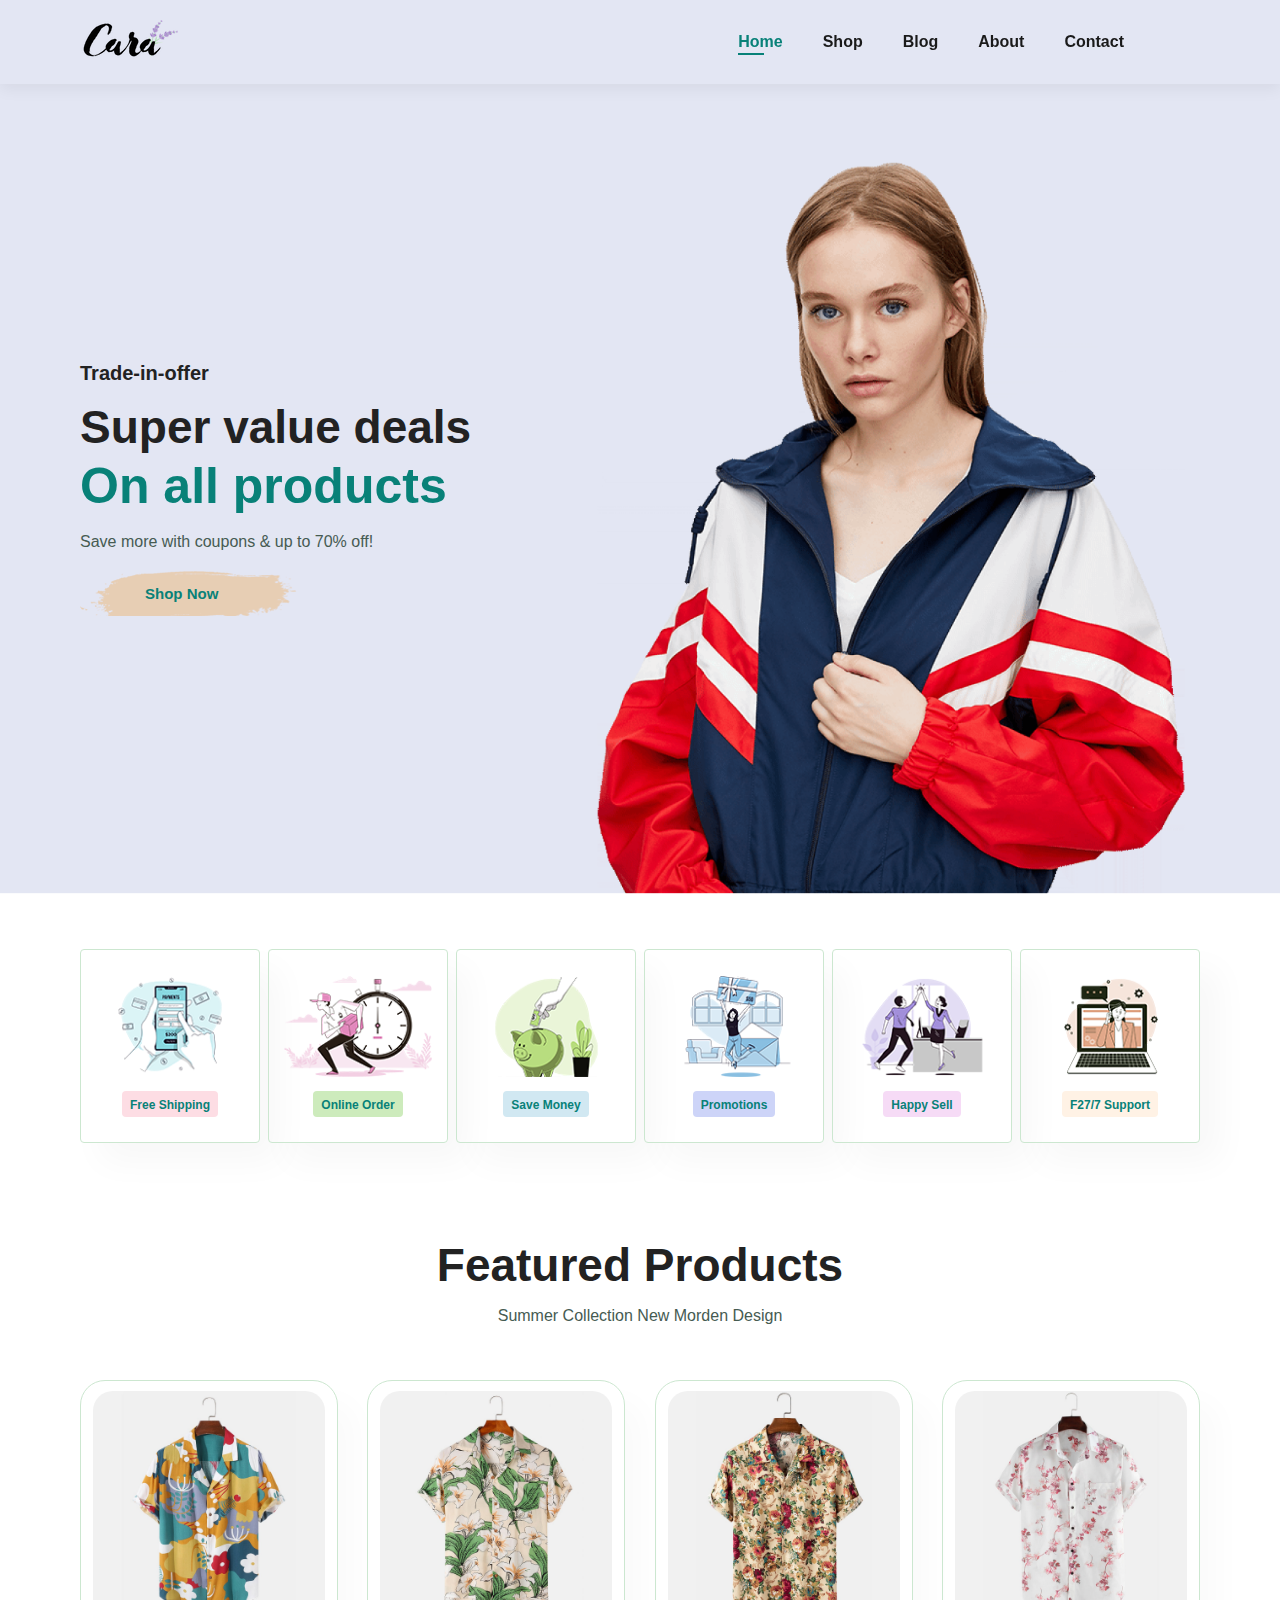
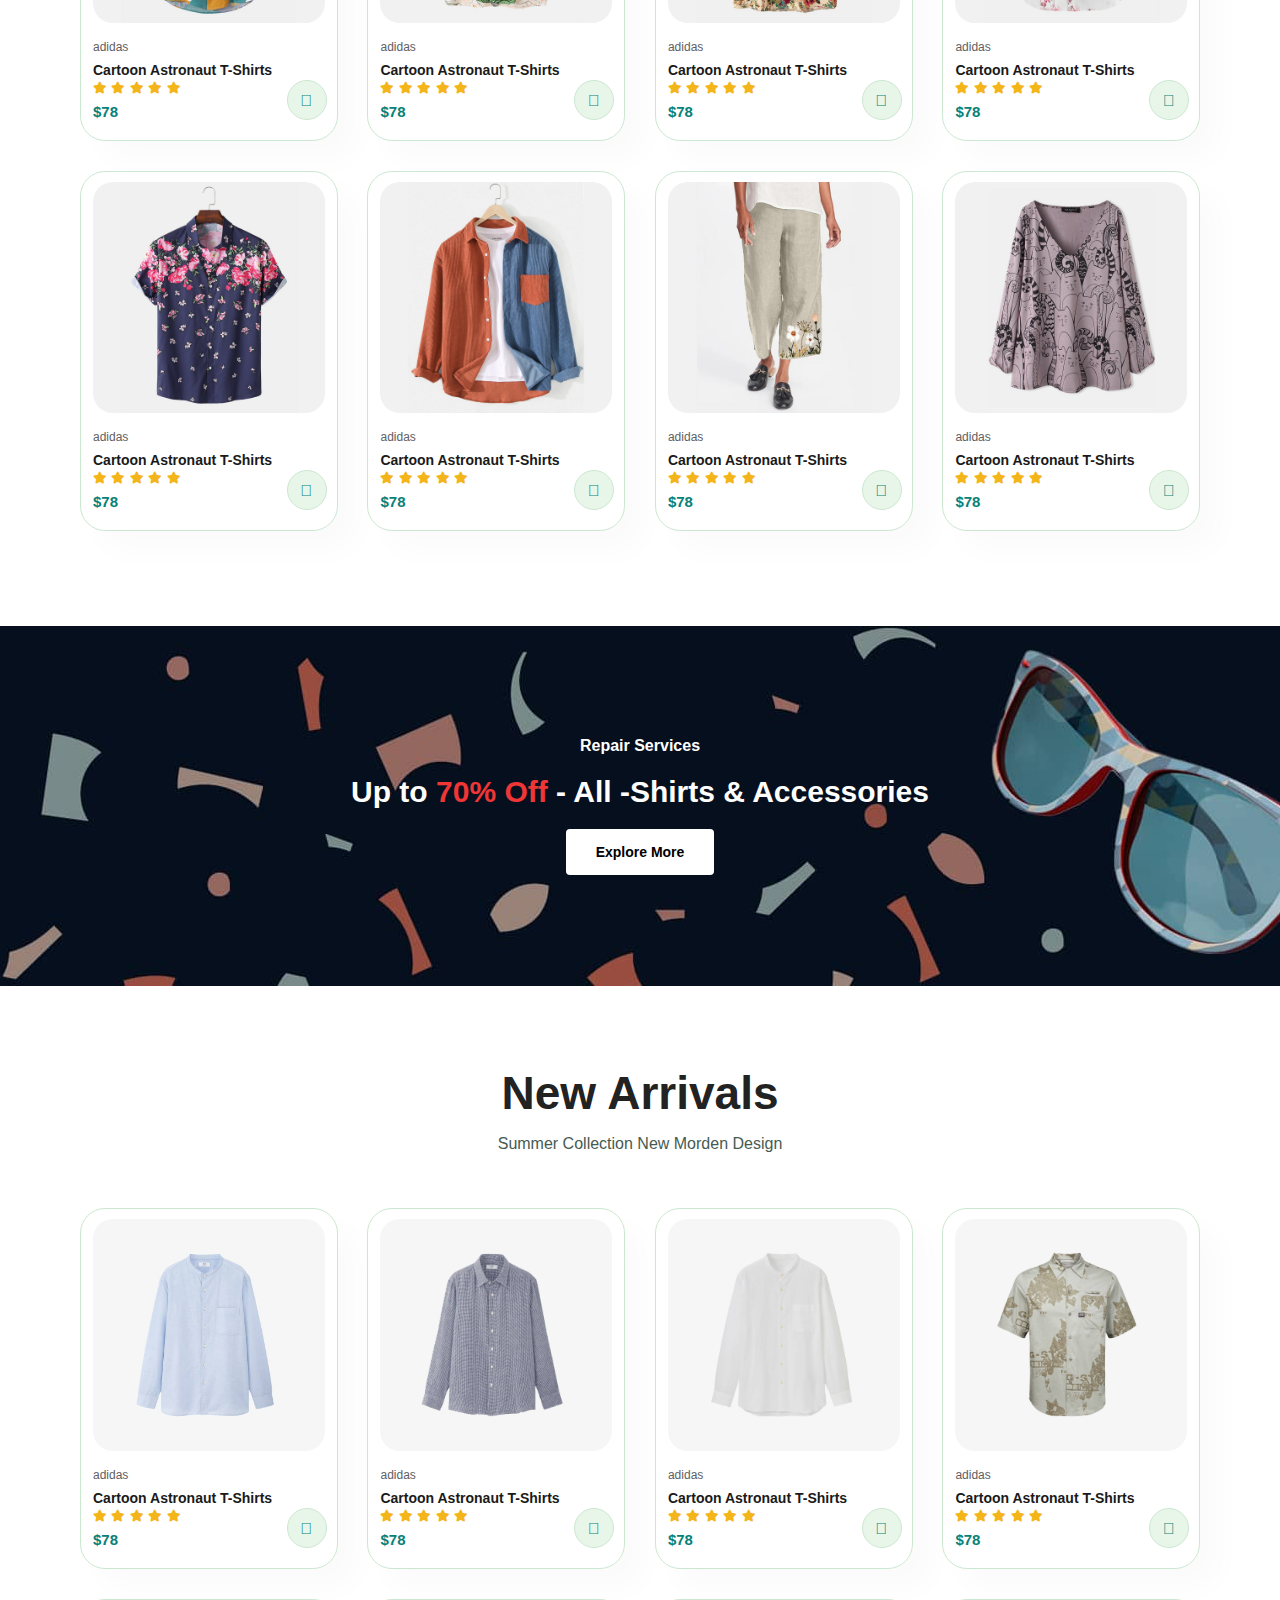
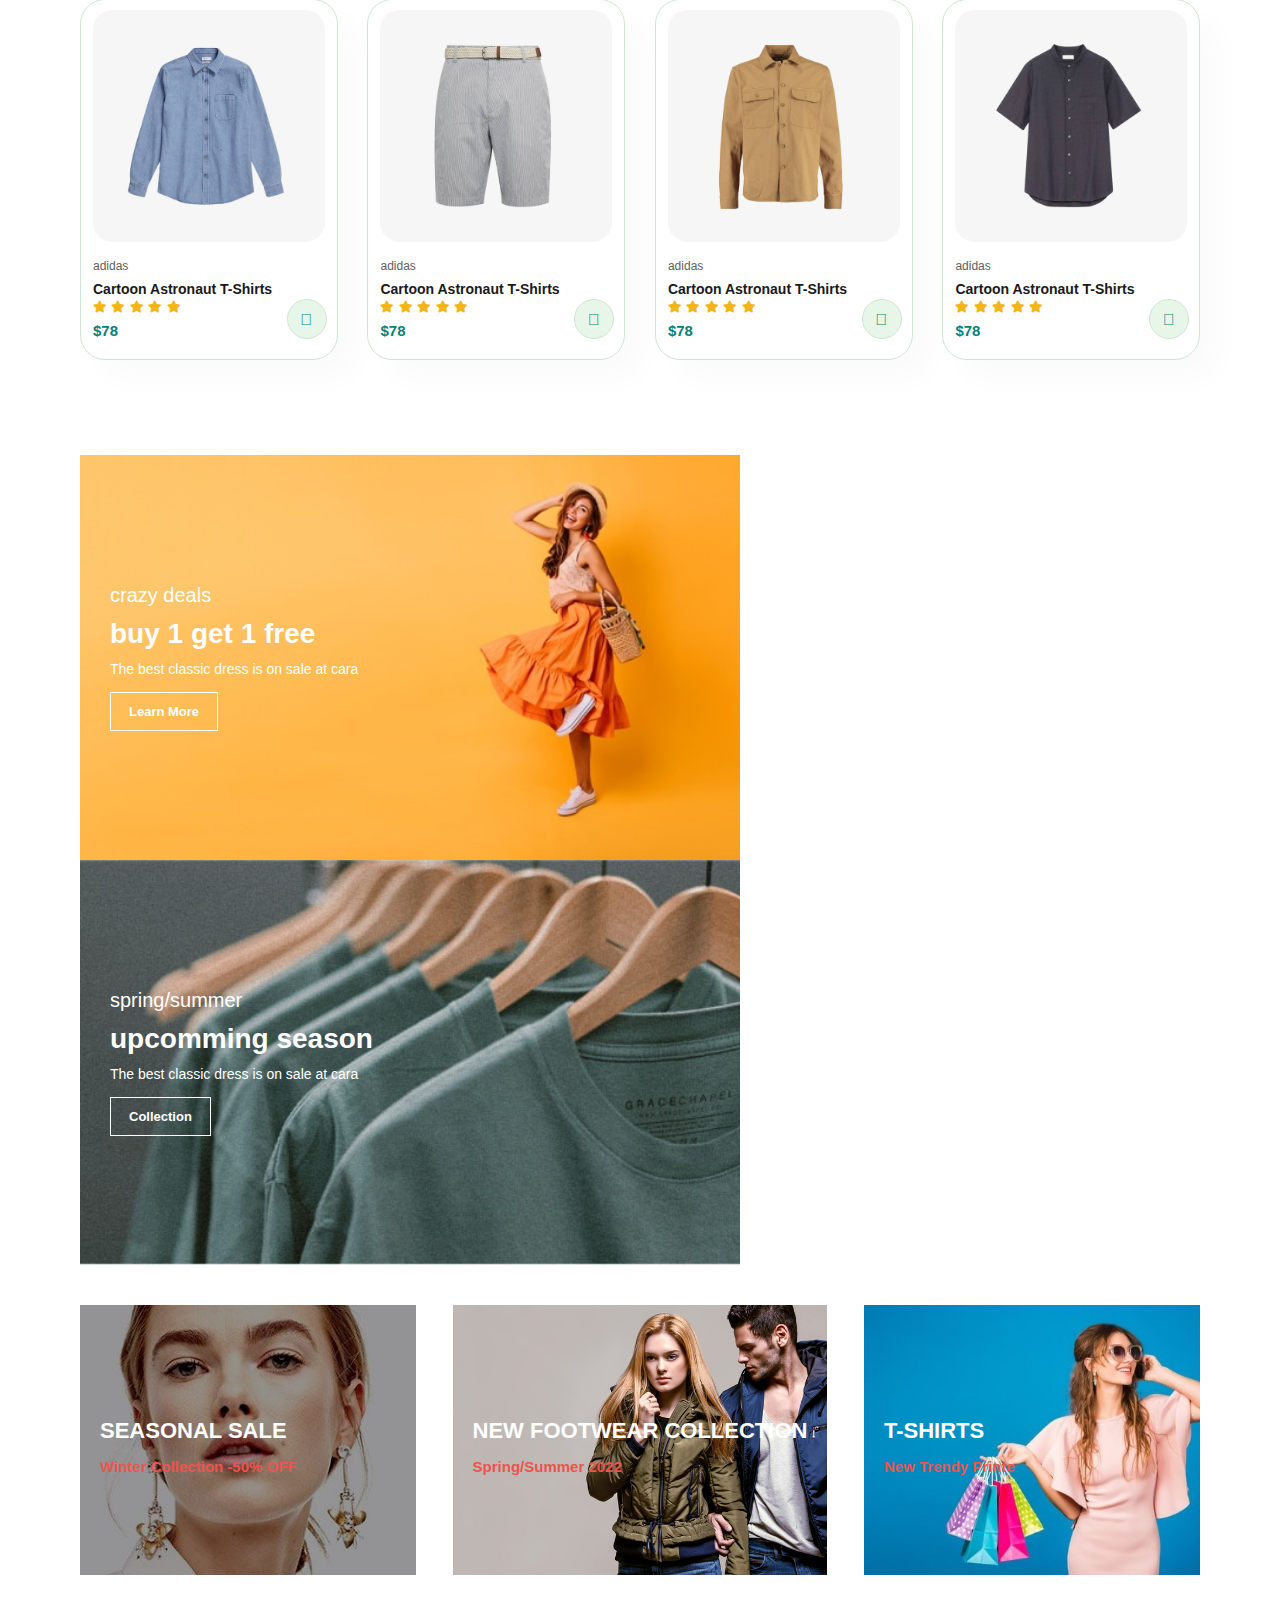
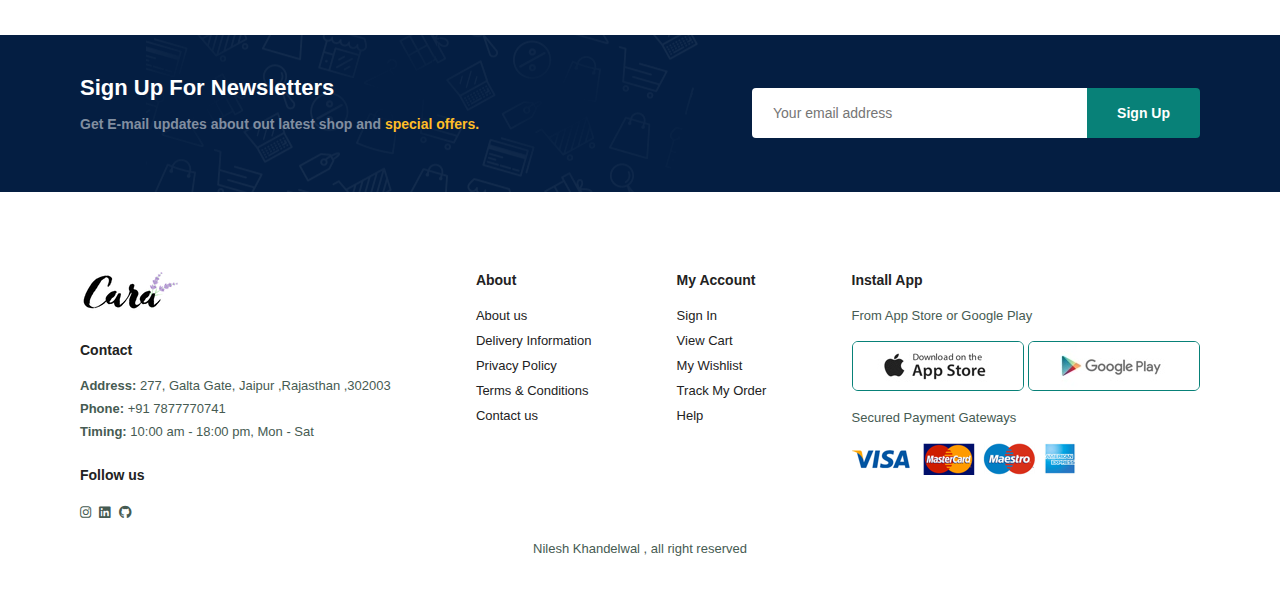
<file: index.html>
<!DOCTYPE html>
<html lang="en">
<head>
    <meta charset="UTF-8">
    <meta http-equiv="X-UA-Compatible" content="IE=edge">
    <meta name="viewport" content="width=device-width, initial-scale=1.0">
    <title>Cara Clothing Store </title>
    <link rel="stylesheet" href="https://pro.fontawesome.com/releases/v5.10.0/css/all.css" />
    <link rel="stylesheet" href="style.css">
</head>
<body>

    <section id="header">
        <a href="#"><img src="img/logo.png" class="logo" alt=""></a>

        <div>
            <ul id="navbar">
                <li><a class="active" href="index.html">Home</a></li>
                <li><a href="shop.html">Shop</a></li>
                <li><a href="blog.html">Blog</a></li>
                <li><a href="about.html">About</a></li>
                <li><a href="contact.html">Contact</a></li>
                <li id="lg-bag"><a href="cart.html"><i class="far fa-shopping-bag"></i></a></li>
                <a href="#" id="close"><i class="far fa-times"></i></a>
            </ul>
        </div>
        <div id="mobile">
            <a href="cart.html"><i class="far fa-shopping-bag"></i></a>
            <i id="bar" class="fas fa-outdent"></i>
            </i>
        </div>
    </section>

    <section id="hero">
        <h4>Trade-in-offer</h4>
        <h2>Super value deals</h2>
        <h1>On all products</h1>
        <p>Save more with coupons & up to 70% off! </p>
        <button>Shop Now</button>
    </section>

    <section id="feature" class="section-p1">
        <div class="fe-box">
            <img src="img/features/f1.png" alt="">
            <h6>Free Shipping</h6>
        </div>
        <div class="fe-box">
            <img src="img/features/f2.png" alt="">
            <h6>Online Order</h6>
        </div>
        <div class="fe-box">
            <img src="img/features/f3.png" alt="">
            <h6>Save Money</h6>
        </div>
        <div class="fe-box">
            <img src="img/features/f4.png" alt="">
            <h6>Promotions</h6>
        </div>
        <div class="fe-box">
            <img src="img/features/f5.png" alt="">
            <h6>Happy Sell</h6>
        </div>
        <div class="fe-box">
            <img src="img/features/f6.png" alt="">
            <h6>F27/7 Support</h6>
        </div>
    </section>

    <section id="product1" class="section-p1">
        <h2>Featured Products</h2>
        <p>Summer Collection New Morden Design</p>
        <div class="pro-container">
            <div class="pro">
                <img src="img/products/f1.jpg" alt="">
                <div class="des">
                    <span>adidas</span>
                    <h5>Cartoon Astronaut T-Shirts</h5>
                    <div class="star">
                        <i class="fas fa-star"></i>
                        <i class="fas fa-star"></i>
                        <i class="fas fa-star"></i>
                        <i class="fas fa-star"></i>
                        <i class="fas fa-star"></i>
                    </div>
                    <h4>$78</h4>
                </div>
                <a href="#"><i class="fal fa-shopping-cart cart"></i></a>
            </div>
            <div class="pro">
                <img src="img/products/f2.jpg" alt="">
                <div class="des">
                    <span>adidas</span>
                    <h5>Cartoon Astronaut T-Shirts</h5>
                    <div class="star">
                        <i class="fas fa-star"></i>
                        <i class="fas fa-star"></i>
                        <i class="fas fa-star"></i>
                        <i class="fas fa-star"></i>
                        <i class="fas fa-star"></i>
                    </div>
                    <h4>$78</h4>
                </div>
                <a href="#"><i class="fal fa-shopping-cart cart"></i></a>
            </div>
            <div class="pro">
                <img src="img/products/f3.jpg" alt="">
                <div class="des">
                    <span>adidas</span>
                    <h5>Cartoon Astronaut T-Shirts</h5>
                    <div class="star">
                        <i class="fas fa-star"></i>
                        <i class="fas fa-star"></i>
                        <i class="fas fa-star"></i>
                        <i class="fas fa-star"></i>
                        <i class="fas fa-star"></i>
                    </div>
                    <h4>$78</h4>
                </div>
                <a href="#"><i class="fal fa-shopping-cart cart"></i></a>
            </div>
            <div class="pro">
                <img src="img/products/f4.jpg" alt="">
                <div class="des">
                    <span>adidas</span>
                    <h5>Cartoon Astronaut T-Shirts</h5>
                    <div class="star">
                        <i class="fas fa-star"></i>
                        <i class="fas fa-star"></i>
                        <i class="fas fa-star"></i>
                        <i class="fas fa-star"></i>
                        <i class="fas fa-star"></i>
                    </div>
                    <h4>$78</h4>
                </div>
                <a href="#"><i class="fal fa-shopping-cart cart"></i></a>
            </div>
            <div class="pro">
                <img src="img/products/f5.jpg" alt="">
                <div class="des">
                    <span>adidas</span>
                    <h5>Cartoon Astronaut T-Shirts</h5>
                    <div class="star">
                        <i class="fas fa-star"></i>
                        <i class="fas fa-star"></i>
                        <i class="fas fa-star"></i>
                        <i class="fas fa-star"></i>
                        <i class="fas fa-star"></i>
                    </div>
                    <h4>$78</h4>
                </div>
                <a href="#"><i class="fal fa-shopping-cart cart"></i></a>
            </div>
            <div class="pro">
                <img src="img/products/f6.jpg" alt="">
                <div class="des">
                    <span>adidas</span>
                    <h5>Cartoon Astronaut T-Shirts</h5>
                    <div class="star">
                        <i class="fas fa-star"></i>
                        <i class="fas fa-star"></i>
                        <i class="fas fa-star"></i>
                        <i class="fas fa-star"></i>
                        <i class="fas fa-star"></i>
                    </div>
                    <h4>$78</h4>
                </div>
                <a href="#"><i class="fal fa-shopping-cart cart"></i></a>
            </div>
            <div class="pro">
                <img src="img/products/f7.jpg" alt="">
                <div class="des">
                    <span>adidas</span>
                    <h5>Cartoon Astronaut T-Shirts</h5>
                    <div class="star">
                        <i class="fas fa-star"></i>
                        <i class="fas fa-star"></i>
                        <i class="fas fa-star"></i>
                        <i class="fas fa-star"></i>
                        <i class="fas fa-star"></i>
                    </div>
                    <h4>$78</h4>
                </div>
                <a href="#"><i class="fal fa-shopping-cart cart"></i></a>
            </div>
            <div class="pro">
                <img src="img/products/f8.jpg" alt="">
                <div class="des">
                    <span>adidas</span>
                    <h5>Cartoon Astronaut T-Shirts</h5>
                    <div class="star">
                        <i class="fas fa-star"></i>
                        <i class="fas fa-star"></i>
                        <i class="fas fa-star"></i>
                        <i class="fas fa-star"></i>
                        <i class="fas fa-star"></i>
                    </div>
                    <h4>$78</h4>
                </div>
                <a href="#"><i class="fal fa-shopping-cart cart"></i></a>
            </div>
        </div>
    </section>

    <section id="banner" class="section-m1">
        <h4>Repair Services</h4>
        <h2>Up to <span>70% Off</span> - All -Shirts & Accessories</h2>
        <button class="normal">Explore More</button>
    </section>

    <section id="product1" class="section-p1">
        <h2>New Arrivals</h2>
        <p>Summer Collection New Morden Design</p>
        <div class="pro-container">
            <div class="pro">
                <img src="img/products/n1.jpg" alt="">
                <div class="des">
                    <span>adidas</span>
                    <h5>Cartoon Astronaut T-Shirts</h5>
                    <div class="star">
                        <i class="fas fa-star"></i>
                        <i class="fas fa-star"></i>
                        <i class="fas fa-star"></i>
                        <i class="fas fa-star"></i>
                        <i class="fas fa-star"></i>
                    </div>
                    <h4>$78</h4>
                </div>
                <a href="#"><i class="fal fa-shopping-cart cart"></i></a>
            </div>
            <div class="pro">
                <img src="img/products/n2.jpg" alt="">
                <div class="des">
                    <span>adidas</span>
                    <h5>Cartoon Astronaut T-Shirts</h5>
                    <div class="star">
                        <i class="fas fa-star"></i>
                        <i class="fas fa-star"></i>
                        <i class="fas fa-star"></i>
                        <i class="fas fa-star"></i>
                        <i class="fas fa-star"></i>
                    </div>
                    <h4>$78</h4>
                </div>
                <a href="#"><i class="fal fa-shopping-cart cart"></i></a>
            </div>
            <div class="pro">
                <img src="img/products/n3.jpg" alt="">
                <div class="des">
                    <span>adidas</span>
                    <h5>Cartoon Astronaut T-Shirts</h5>
                    <div class="star">
                        <i class="fas fa-star"></i>
                        <i class="fas fa-star"></i>
                        <i class="fas fa-star"></i>
                        <i class="fas fa-star"></i>
                        <i class="fas fa-star"></i>
                    </div>
                    <h4>$78</h4>
                </div>
                <a href="#"><i class="fal fa-shopping-cart cart"></i></a>
            </div>
            <div class="pro">
                <img src="img/products/n4.jpg" alt="">
                <div class="des">
                    <span>adidas</span>
                    <h5>Cartoon Astronaut T-Shirts</h5>
                    <div class="star">
                        <i class="fas fa-star"></i>
                        <i class="fas fa-star"></i>
                        <i class="fas fa-star"></i>
                        <i class="fas fa-star"></i>
                        <i class="fas fa-star"></i>
                    </div>
                    <h4>$78</h4>
                </div>
                <a href="#"><i class="fal fa-shopping-cart cart"></i></a>
            </div>
            <div class="pro">
                <img src="img/products/n5.jpg" alt="">
                <div class="des">
                    <span>adidas</span>
                    <h5>Cartoon Astronaut T-Shirts</h5>
                    <div class="star">
                        <i class="fas fa-star"></i>
                        <i class="fas fa-star"></i>
                        <i class="fas fa-star"></i>
                        <i class="fas fa-star"></i>
                        <i class="fas fa-star"></i>
                    </div>
                    <h4>$78</h4>
                </div>
                <a href="#"><i class="fal fa-shopping-cart cart"></i></a>
            </div>
            <div class="pro">
                <img src="img/products/n6.jpg" alt="">
                <div class="des">
                    <span>adidas</span>
                    <h5>Cartoon Astronaut T-Shirts</h5>
                    <div class="star">
                        <i class="fas fa-star"></i>
                        <i class="fas fa-star"></i>
                        <i class="fas fa-star"></i>
                        <i class="fas fa-star"></i>
                        <i class="fas fa-star"></i>
                    </div>
                    <h4>$78</h4>
                </div>
                <a href="#"><i class="fal fa-shopping-cart cart"></i></a>
            </div>
            <div class="pro">
                <img src="img/products/n7.jpg" alt="">
                <div class="des">
                    <span>adidas</span>
                    <h5>Cartoon Astronaut T-Shirts</h5>
                    <div class="star">
                        <i class="fas fa-star"></i>
                        <i class="fas fa-star"></i>
                        <i class="fas fa-star"></i>
                        <i class="fas fa-star"></i>
                        <i class="fas fa-star"></i>
                    </div>
                    <h4>$78</h4>
                </div>
                <a href="#"><i class="fal fa-shopping-cart cart"></i></a>
            </div>
            <div class="pro">
                <img src="img/products/n8.jpg" alt="">
                <div class="des">
                    <span>adidas</span>
                    <h5>Cartoon Astronaut T-Shirts</h5>
                    <div class="star">
                        <i class="fas fa-star"></i>
                        <i class="fas fa-star"></i>
                        <i class="fas fa-star"></i>
                        <i class="fas fa-star"></i>
                        <i class="fas fa-star"></i>
                    </div>
                    <h4>$78</h4>
                </div>
                <a href="#"><i class="fal fa-shopping-cart cart"></i></a>
            </div>
        </div>
    </section>

    <section id="sm-banner" class="section-p1">
        <div class="banner-box">
            <h4>crazy deals</h4>
            <h2>buy 1 get 1 free</h2>
            <span>The best classic dress is on sale at cara</span>
            <button class="white">Learn More</button>
        </div>
        <div class="banner-box banner-box2">
            <h4>spring/summer</h4>
            <h2>upcomming season</h2>
            <span>The best classic dress is on sale at cara</span>
            <button class="white">Collection</button>
        </div>
    </section>

    <section id="banner3">
        <div class="banner-box">
            <h2>SEASONAL SALE</h2>
            <h3>Winter Collection -50% OFF</h3>
        </div>
        <div class="banner-box banner-box2">
            <h2>NEW FOOTWEAR COLLECTION</h2>
            <h3>Spring/Summer 2022</h3>
        </div>
        <div class="banner-box banner-box3">
            <h2>T-SHIRTS</h2>
            <h3>New Trendy Printe</h3>
        </div>
    </section>

    <section id="newsletter" class="section-p1 section-m1">
        <div class="newstext">
            <h4>Sign Up For Newsletters</h4>
            <p>Get E-mail updates about out latest shop and <span>special offers.</span></p>
        </div>
        <div class="form">
            <input type="text" placeholder="Your email address">
            <button class="normal" >Sign Up</button>
        </div>
    </section>

    <footer class="section-p1">
        <div class="col">
            <img class="logo" src="img/logo.png" alt="">
            <h4>Contact</h4>
            <p><strong>Address: </strong> 277, Galta Gate, Jaipur ,Rajasthan ,302003</p>
            <p><strong>Phone: </strong> +91 7877770741 </p>
            <p><strong>Timing: </strong> 10:00 am - 18:00 pm, Mon - Sat</p>
            <div class="follow">
                <h4>Follow us</h4>
                <div class="icon">
                     <a href="https://www.instagram.com/nilesh_khandelwal_2107"> <i class="fab fa-instagram"></i></a>
                    <a href="https://www.linkedin.com/in/nileshkumarkhandelwal"> <i class="fab fa-linkedin "></i></a>
                    <a href="https://github.com/NileshKhandelwal"> <i class="fab fa-github "></i></a>                                 
                </div>
            </div>
        </div>

        <div class="col">
            <h4>About</h4>
            <a href="#">About us</a>
            <a href="#">Delivery Information</a>
            <a href="#">Privacy Policy</a>
            <a href="#">Terms & Conditions</a>
            <a href="#">Contact us</a>
        </div>
        <div class="col">
            <h4>My Account</h4>
            <a href="#">Sign In</a>
            <a href="#">View Cart</a>
            <a href="#">My Wishlist</a>
            <a href="#">Track My Order</a>
            <a href="#">Help</a>
        </div>

        <div class="col install">
            <h4>Install App</h4>
            <p>From App Store or Google Play</p>
            <div class="row">
                <img src="img/pay/app.jpg" alt="">
                <img src="img/pay/play.jpg" alt="">
            </div>
            <p>Secured Payment Gateways</p>
            <img src="img/pay/pay.png" alt="">
        </div>

        <div class="copyright">
            <p>Nilesh Khandelwal , all right reserved</p>
        </div>
    </footer>

    <script src="script.js"></script>
</body>
</html>
</file>
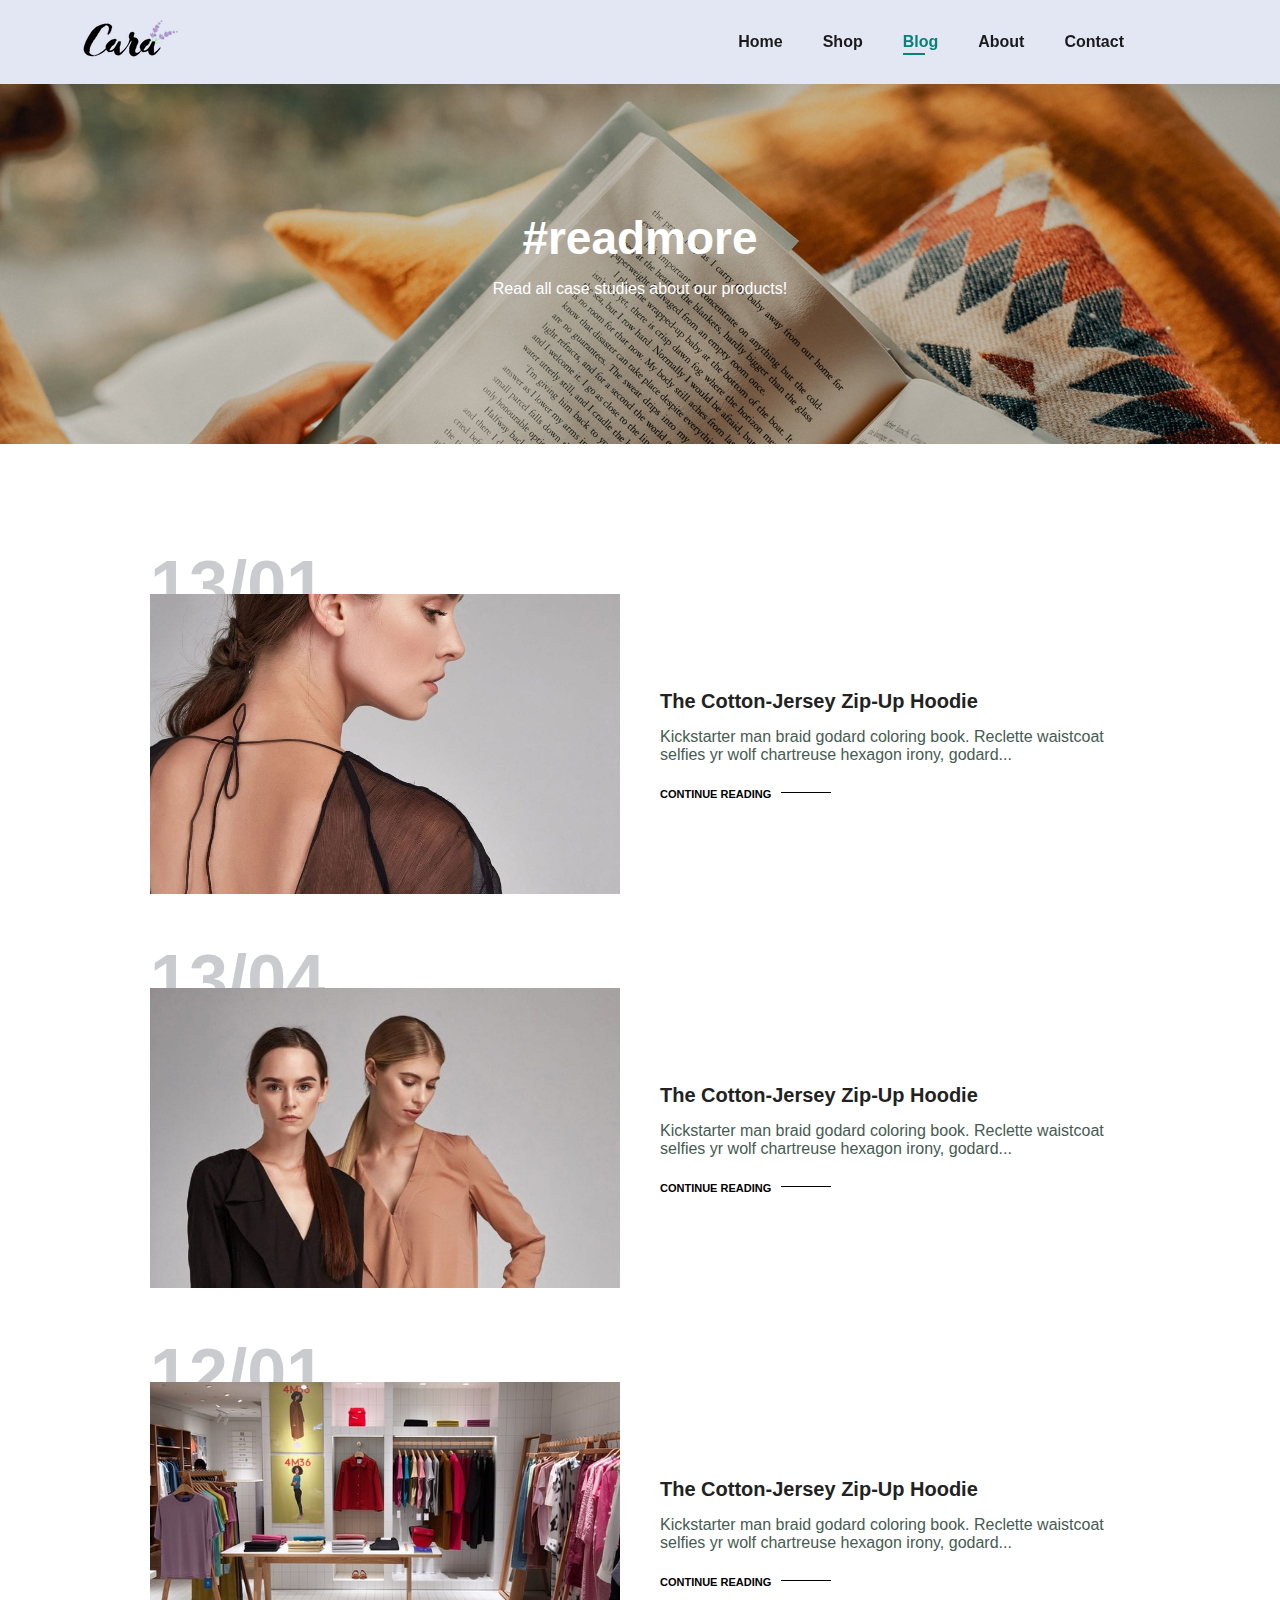
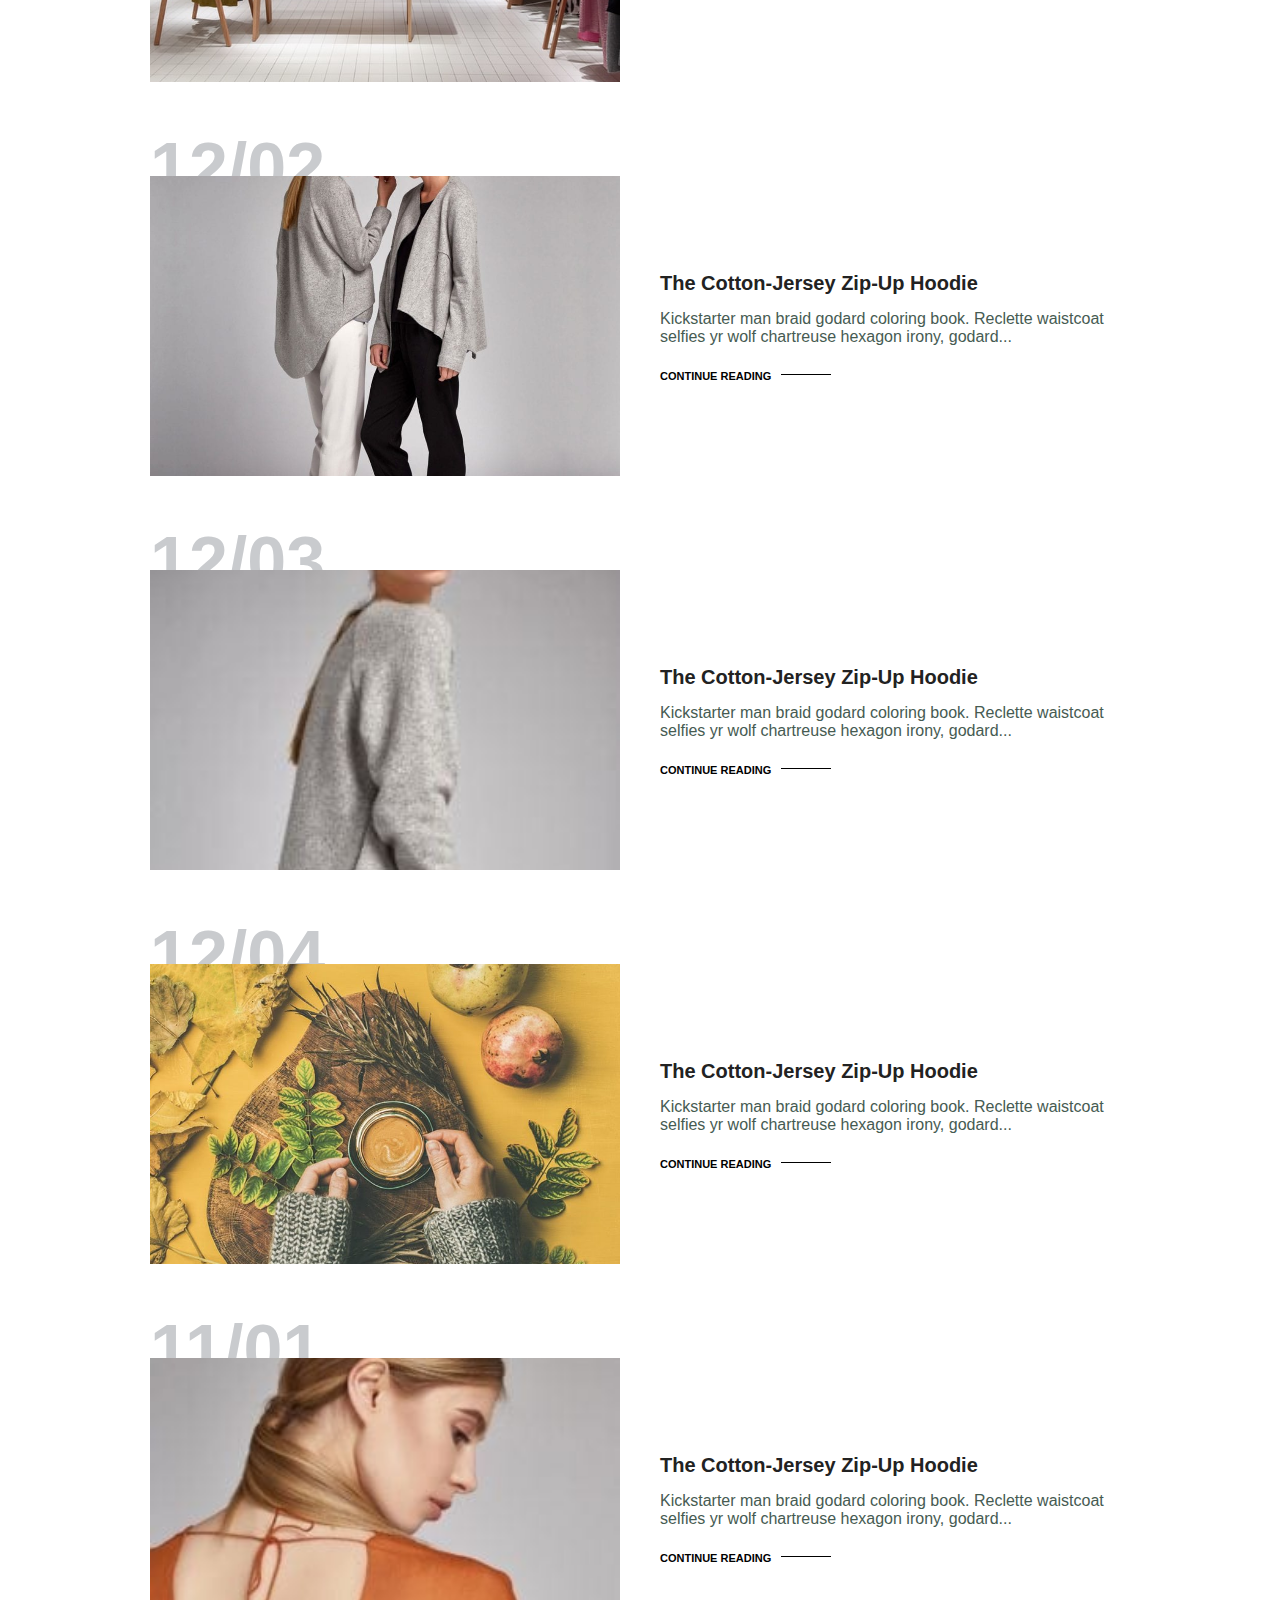
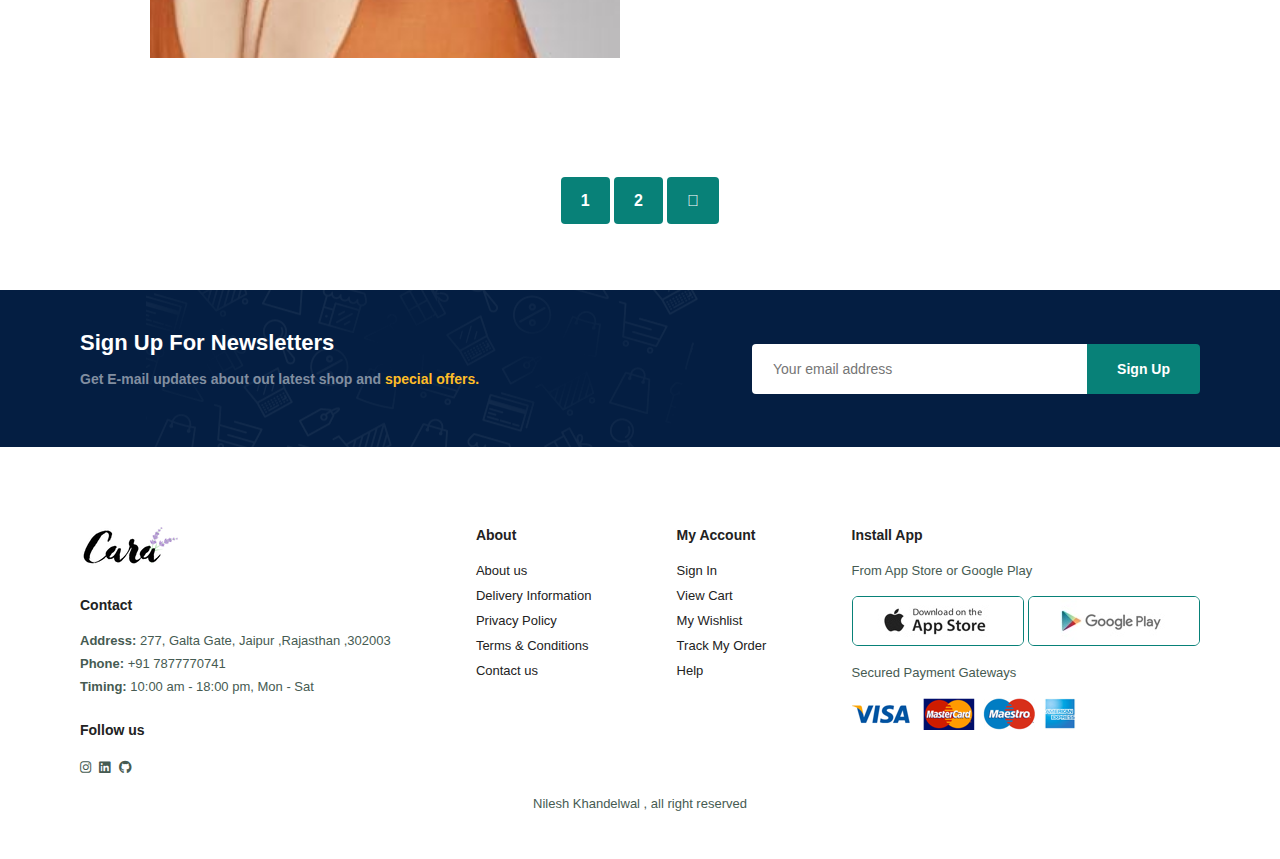
<file: blog.html>
<!DOCTYPE html>
<html lang="en">
<head>
    <meta charset="UTF-8">
    <meta http-equiv="X-UA-Compatible" content="IE=edge">
    <meta name="viewport" content="width=device-width, initial-scale=1.0">
    <title>Cara Clothing Store </title>
    <link rel="stylesheet" href="https://pro.fontawesome.com/releases/v5.10.0/css/all.css" />
    <link rel="stylesheet" href="style.css">
</head>
<body>

    <section id="header">
        <a href="#"><img src="img/logo.png" class="logo" alt=""></a>

        <div>
            <ul id="navbar">
                <li><a href="index.html">Home</a></li>
                <li><a href="shop.html">Shop</a></li>
                <li><a  class="active" href="blog.html">Blog</a></li>
                <li><a href="about.html">About</a></li>
                <li><a href="contact.html">Contact</a></li>
                <li id="lg-bag"><a href="cart.html"><i class="far fa-shopping-bag"></i></a></li>
                <a href="#" id="close"><i class="far fa-times"></i></a>
            </ul>
        </div>
        <div id="mobile">
            <a href="cart.html"><i class="far fa-shopping-bag"></i></a>
            <i id="bar" class="fas fa-outdent"></i>
            </i>
        </div>
    </section>

    <section id="page-header" class="blog-header">
        <h2>#readmore</h2>
        <p>Read all case studies about our products! </p>
    </section>

    <section id="blog">
        <div class="blog-box">
            <div class="blog-img">
                <img src="img/blog/b1.jpg" alt="">
            </div>
            <div class="blog-details">
                <h4>The Cotton-Jersey Zip-Up Hoodie</h4>
                <p>Kickstarter man braid godard coloring book. Reclette waistcoat selfies yr 
                    wolf chartreuse hexagon irony, godard...
                </p>
                <a href="#">CONTINUE READING</a>
            </div>
            <h1>13/01</h1>
        </div>
        <div class="blog-box">
            <div class="blog-img">
                <img src="img/blog/b2.jpg" alt="">
            </div>
            <div class="blog-details">
                <h4>The Cotton-Jersey Zip-Up Hoodie</h4>
                <p>Kickstarter man braid godard coloring book. Reclette waistcoat selfies yr 
                    wolf chartreuse hexagon irony, godard...
                </p>
                <a href="#">CONTINUE READING</a>
            </div>
            <h1>13/04</h1>
        </div>
        <div class="blog-box">
            <div class="blog-img">
                <img src="img/blog/b3.jpg" alt="">
            </div>
            <div class="blog-details">
                <h4>The Cotton-Jersey Zip-Up Hoodie</h4>
                <p>Kickstarter man braid godard coloring book. Reclette waistcoat selfies yr 
                    wolf chartreuse hexagon irony, godard...
                </p>
                <a href="#">CONTINUE READING</a>
            </div>
            <h1>12/01</h1>
        </div>
        <div class="blog-box">
            <div class="blog-img">
                <img src="img/blog/b4.jpg" alt="">
            </div>
            <div class="blog-details">
                <h4>The Cotton-Jersey Zip-Up Hoodie</h4>
                <p>Kickstarter man braid godard coloring book. Reclette waistcoat selfies yr 
                    wolf chartreuse hexagon irony, godard...
                </p>
                <a href="#">CONTINUE READING</a>
            </div>
            <h1>12/02</h1>
        </div>
        <div class="blog-box">
            <div class="blog-img">
                <img src="img/blog/b5.jpg" alt="">
            </div>
            <div class="blog-details">
                <h4>The Cotton-Jersey Zip-Up Hoodie</h4>
                <p>Kickstarter man braid godard coloring book. Reclette waistcoat selfies yr 
                    wolf chartreuse hexagon irony, godard...
                </p>
                <a href="#">CONTINUE READING</a>
            </div>
            <h1>12/03</h1>
        </div>
        <div class="blog-box">
            <div class="blog-img">
                <img src="img/blog/b6.jpg" alt="">
            </div>
            <div class="blog-details">
                <h4>The Cotton-Jersey Zip-Up Hoodie</h4>
                <p>Kickstarter man braid godard coloring book. Reclette waistcoat selfies yr 
                    wolf chartreuse hexagon irony, godard...
                </p>
                <a href="#">CONTINUE READING</a>
            </div>
            <h1>12/04</h1>
        </div>
        <div class="blog-box">
            <div class="blog-img">
                <img src="img/blog/b7.jpg" alt="">
            </div>
            <div class="blog-details">
                <h4>The Cotton-Jersey Zip-Up Hoodie</h4>
                <p>Kickstarter man braid godard coloring book. Reclette waistcoat selfies yr 
                    wolf chartreuse hexagon irony, godard...
                </p>
                <a href="#">CONTINUE READING</a>
            </div>
            <h1>11/01</h1>
        </div>
    </section>

    <section id="pagination" class="section-p1">
        <a href="#">1</a>
        <a href="#">2</a>
        <a href="#"><i class="fal fa-long-arrow-alt-right"></i></a>
    </section>

    <section id="newsletter" class="section-p1 section-m1">
        <div class="newstext">
            <h4>Sign Up For Newsletters</h4>
            <p>Get E-mail updates about out latest shop and <span>special offers.</span></p>
        </div>
        <div class="form">
            <input type="text" placeholder="Your email address">
            <button class="normal" >Sign Up</button>
        </div>
    </section>

    <footer class="section-p1">
        <div class="col">
            <img class="logo" src="img/logo.png" alt="">
            <h4>Contact</h4>
            <p><strong>Address: </strong> 277, Galta Gate, Jaipur ,Rajasthan ,302003</p>
            <p><strong>Phone: </strong> +91 7877770741 </p>
            <p><strong>Timing: </strong> 10:00 am - 18:00 pm, Mon - Sat</p>
            <div class="follow">
                <h4>Follow us</h4>
                <div class="icon">
                    <a href="https://www.instagram.com/nilesh_khandelwal_2107"> <i class="fab fa-instagram"></i></a>
                    <a href="https://www.linkedin.com/in/nileshkumarkhandelwal"> <i class="fab fa-linkedin "></i></a>
                    <a href="https://github.com/NileshKhandelwal"> <i class="fab fa-github "></i></a>        
                </div>
            </div>
        </div>

        <div class="col">
            <h4>About</h4>
            <a href="#">About us</a>
            <a href="#">Delivery Information</a>
            <a href="#">Privacy Policy</a>
            <a href="#">Terms & Conditions</a>
            <a href="#">Contact us</a>
        </div>
        <div class="col">
            <h4>My Account</h4>
            <a href="#">Sign In</a>
            <a href="#">View Cart</a>
            <a href="#">My Wishlist</a>
            <a href="#">Track My Order</a>
            <a href="#">Help</a>
        </div>

        <div class="col install">
            <h4>Install App</h4>
            <p>From App Store or Google Play</p>
            <div class="row">
                <img src="img/pay/app.jpg" alt="">
                <img src="img/pay/play.jpg" alt="">
            </div>
            <p>Secured Payment Gateways</p>
            <img src="img/pay/pay.png" alt="">
        </div>

        <div class="copyright">
            <p>Nilesh Khandelwal , all right reserved</p>
        </div>
    </footer>
    <script src="script.js"></script>
</body>
</html>
</file>
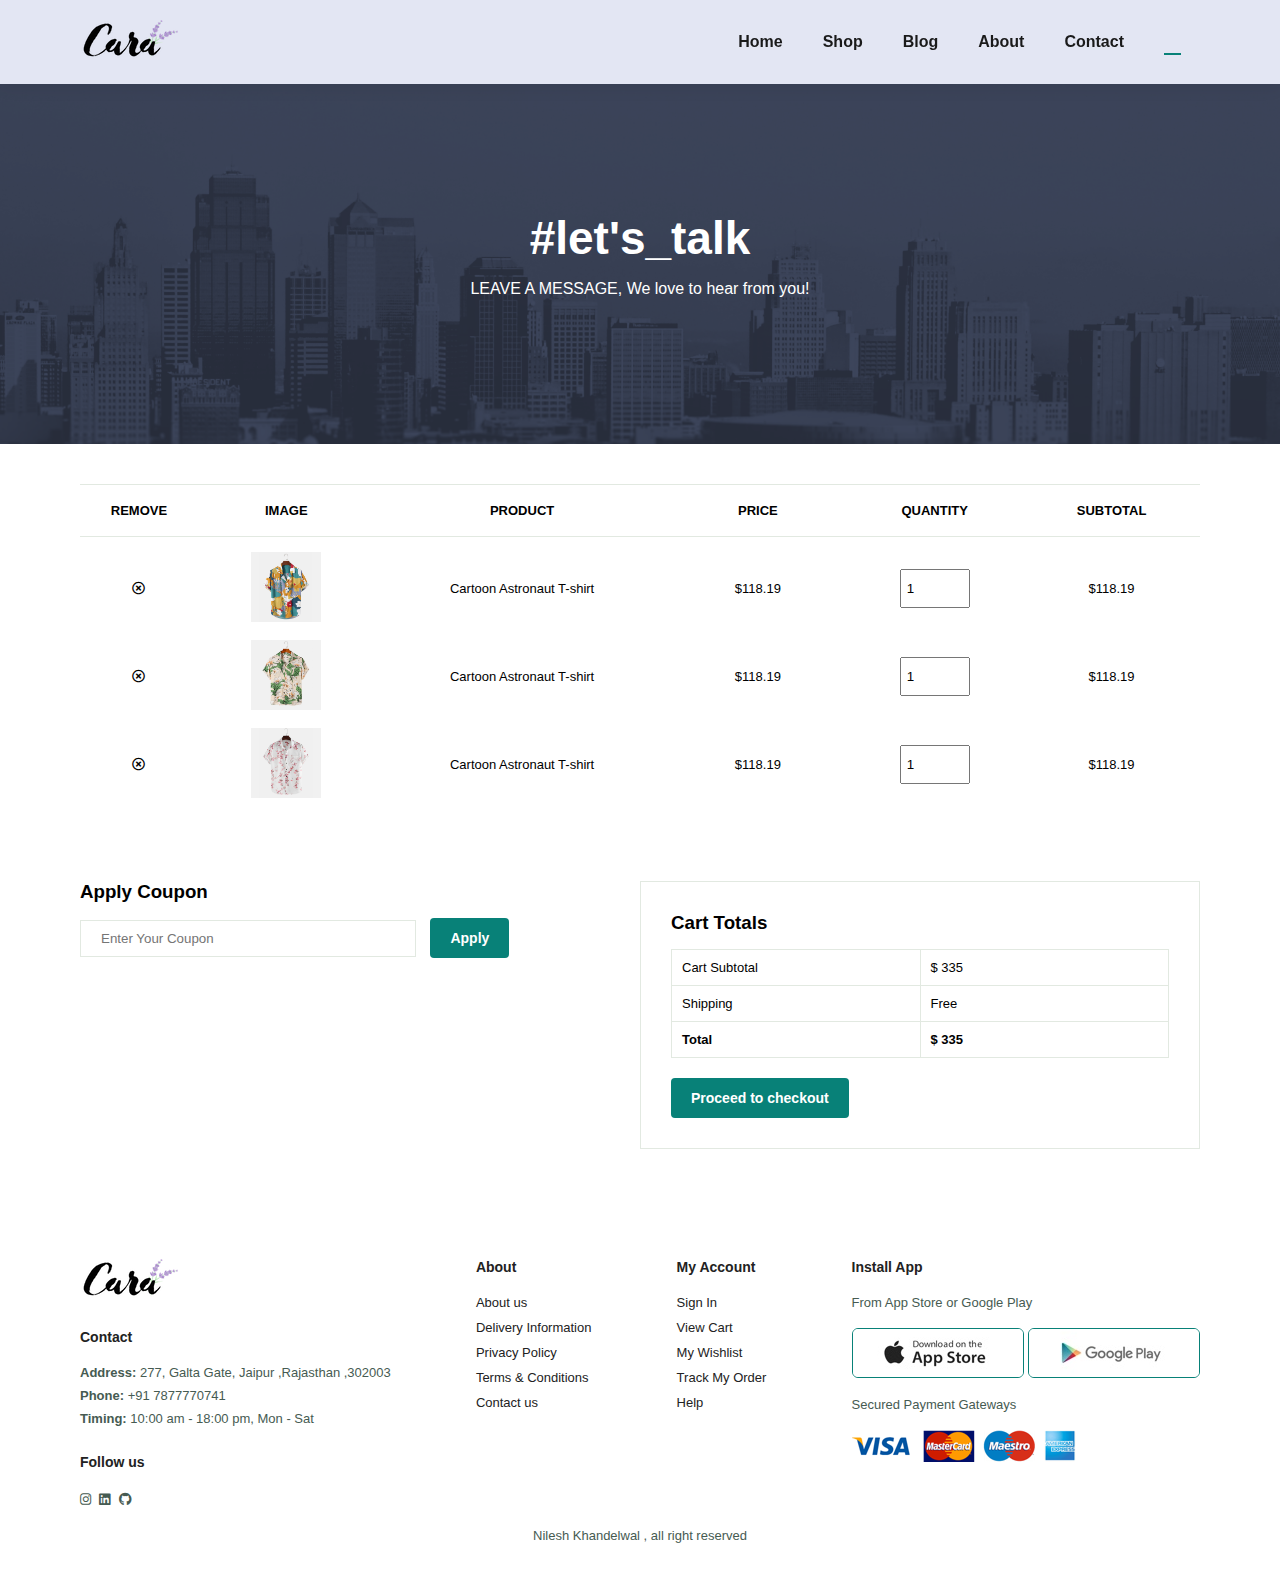
<file: cart.html>
<!DOCTYPE html>
<html lang="en">
<head>
    <meta charset="UTF-8">
    <meta http-equiv="X-UA-Compatible" content="IE=edge">
    <meta name="viewport" content="width=device-width, initial-scale=1.0">
    <title>Cara Clothing Store </title>
    <link rel="stylesheet" href="https://pro.fontawesome.com/releases/v5.10.0/css/all.css" />
    <link rel="stylesheet" href="style.css">
</head>
<body>

    <section id="header">
        <a href="#"><img src="img/logo.png" class="logo" alt=""></a>

        <div>
            <ul id="navbar">
                <li><a href="index.html">Home</a></li>
                <li><a href="shop.html">Shop</a></li>
                <li><a href="blog.html">Blog</a></li>
                <li><a href="about.html">About</a></li>
                <li><a href="contact.html">Contact</a></li>
                <li id="lg-bag"><a  class="active"  href="cart.html"><i class="far fa-shopping-bag"></i></a></li>
                <a href="#" id="close"><i class="far fa-times"></i></a>
            </ul>
        </div>
        <div id="mobile">
            <a href="cart.html"><i class="far fa-shopping-bag"></i></a>
            <i id="bar" class="fas fa-outdent"></i>
            </i>
        </div>
    </section>

    <section id="page-header" class="about-header">
        <h2>#let's_talk</h2>
        <p>LEAVE A MESSAGE, We love to hear from you!</p>
    </section>

    <section id="cart" class="section-p1">
        <table width="100%">
            <thead>
                <tr>
                    <td>Remove</td>
                    <td>Image</td>
                    <td>Product</td>
                    <td>Price</td>
                    <td>Quantity</td>
                    <td>Subtotal</td>
                </tr>
            </thead>
            <tbody>
                <tr>
                    <td><i class="far fa-times-circle"></i></td>
                    <td><img src="img/products/f1.jpg" alt=""></td>
                    <td>Cartoon Astronaut T-shirt</td>
                    <td>$118.19</td>
                    <td><input type="number" value="1"></td>
                    <td>$118.19</td>
                </tr>
                <tr>
                    <td><i class="far fa-times-circle"></i></td>
                    <td><img src="img/products/f2.jpg" alt=""></td>
                    <td>Cartoon Astronaut T-shirt</td>
                    <td>$118.19</td>
                    <td><input type="number" value="1"></td>
                    <td>$118.19</td>
                </tr>
                <tr>
                    <td><i class="far fa-times-circle"></i></td>
                    <td><img src="img/products/f4.jpg" alt=""></td>
                    <td>Cartoon Astronaut T-shirt</td>
                    <td>$118.19</td>
                    <td><input type="number" value="1"></td>
                    <td>$118.19</td>
                </tr>
            </tbody>
        </table>
    </section>

    <section id="cart-add" class="section-p1">
        <div id="coupon">
            <h3>Apply Coupon</h3>
            <div>
                <input type="text" placeholder="Enter Your Coupon">
                <button class="normal">Apply</button>
            </div>
        </div>

        <div id="subtotal">
            <h3>Cart Totals</h3>
            <table>
                <tr>
                    <td>Cart Subtotal</td>
                    <td>$ 335</td>
                </tr>
                <tr>
                    <td>Shipping</td>
                    <td>Free</td>
                </tr>
                <tr>
                    <td><strong>Total</strong></td>
                    <td><strong>$ 335</strong></td>
                </tr>
            </table>
            <button class="normal">Proceed to checkout</button>
        </div>
    </section>

    <footer class="section-p1">
        <div class="col">
            <img class="logo" src="img/logo.png" alt="">
            <h4>Contact</h4>
            <p><strong>Address: </strong> 277, Galta Gate, Jaipur ,Rajasthan ,302003</p>
            <p><strong>Phone: </strong> +91 7877770741 </p>
            <p><strong>Timing: </strong> 10:00 am - 18:00 pm, Mon - Sat</p>
            <div class="follow">
                <h4>Follow us</h4>
                <div class="icon">
                    <a href="https://www.instagram.com/nilesh_khandelwal_2107"> <i class="fab fa-instagram"></i></a>
                    <a href="https://www.linkedin.com/in/nileshkumarkhandelwal"> <i class="fab fa-linkedin "></i></a>
                    <a href="https://github.com/NileshKhandelwal"> <i class="fab fa-github "></i></a>        
                </div>
            </div>
        </div>

        <div class="col">
            <h4>About</h4>
            <a href="#">About us</a>
            <a href="#">Delivery Information</a>
            <a href="#">Privacy Policy</a>
            <a href="#">Terms & Conditions</a>
            <a href="#">Contact us</a>
        </div>
        <div class="col">
            <h4>My Account</h4>
            <a href="#">Sign In</a>
            <a href="#">View Cart</a>
            <a href="#">My Wishlist</a>
            <a href="#">Track My Order</a>
            <a href="#">Help</a>
        </div>

        <div class="col install">
            <h4>Install App</h4>
            <p>From App Store or Google Play</p>
            <div class="row">
                <img src="img/pay/app.jpg" alt="">
                <img src="img/pay/play.jpg" alt="">
            </div>
            <p>Secured Payment Gateways</p>
            <img src="img/pay/pay.png" alt="">
        </div>

        <div class="copyright">
            <p>Nilesh Khandelwal , all right reserved</p>
        </div>
    </footer>

    <script src="script.js"></script>
</body>
</html>
</file>
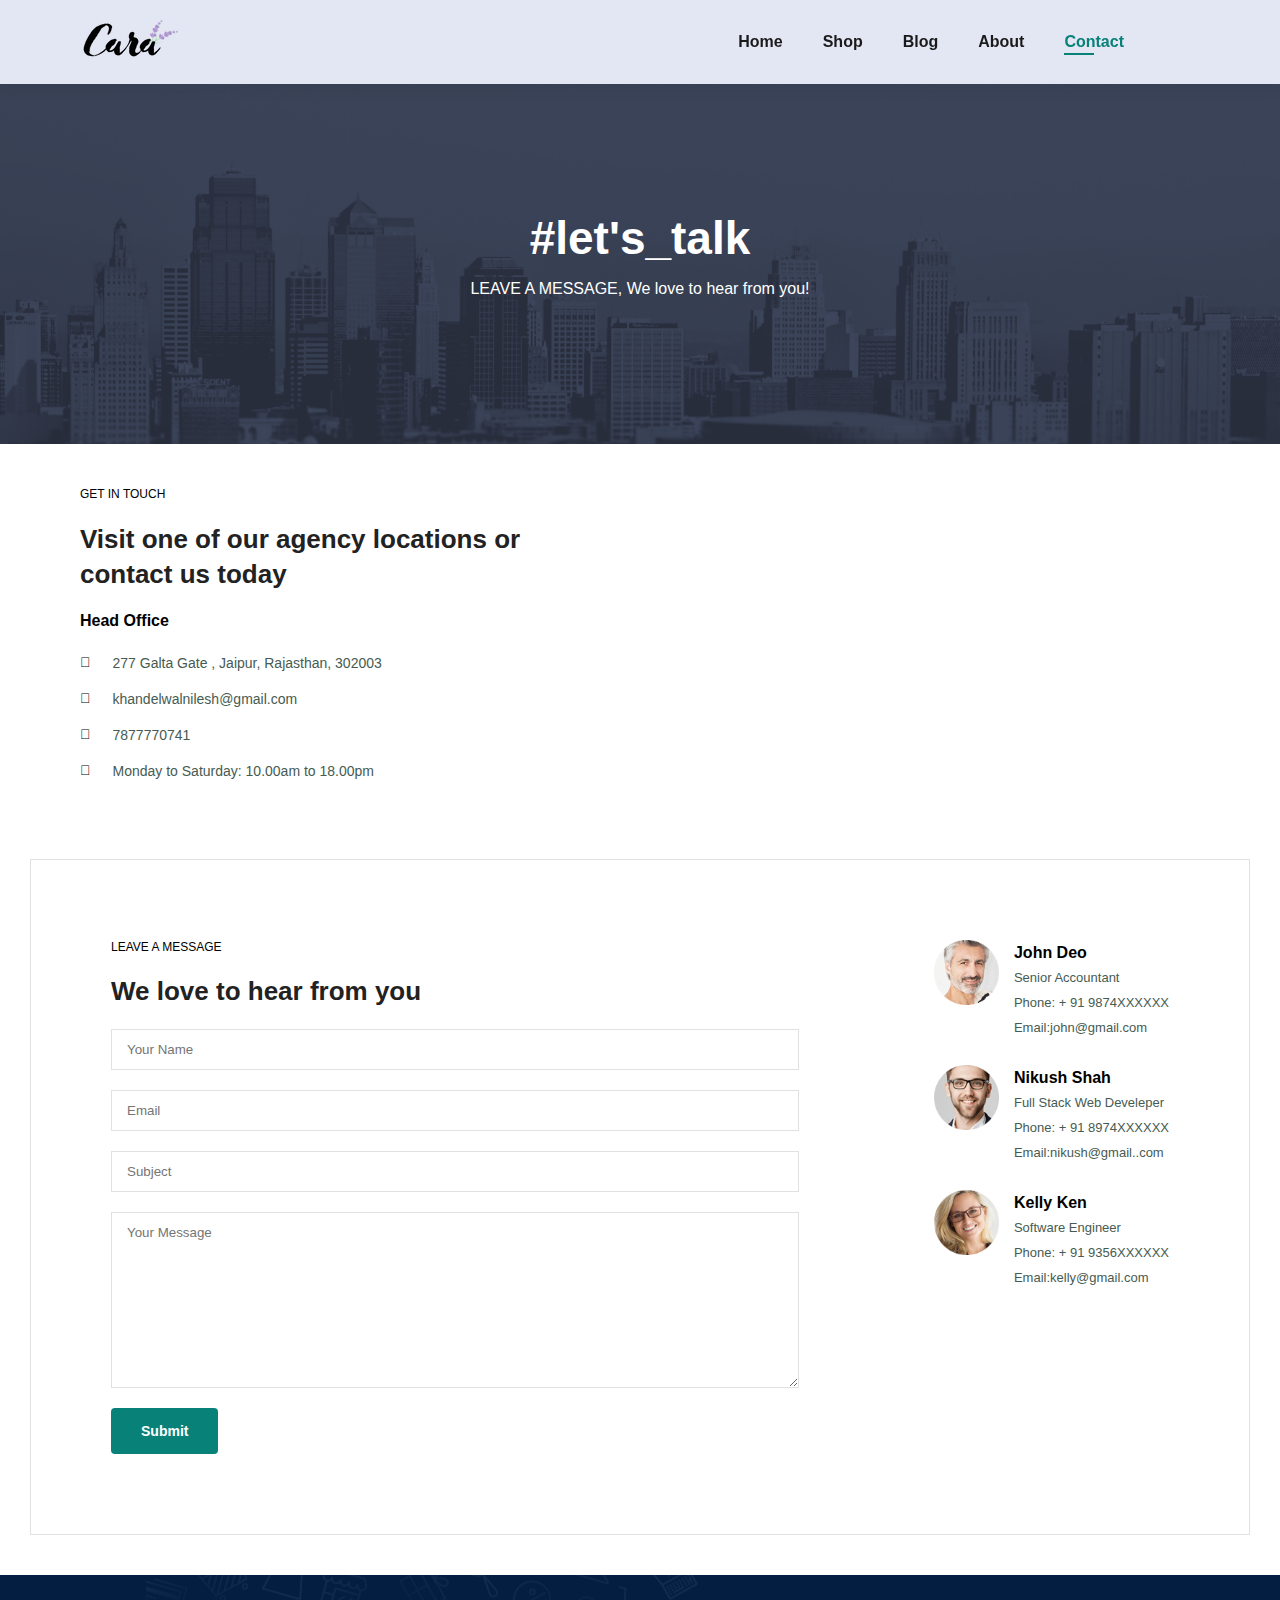
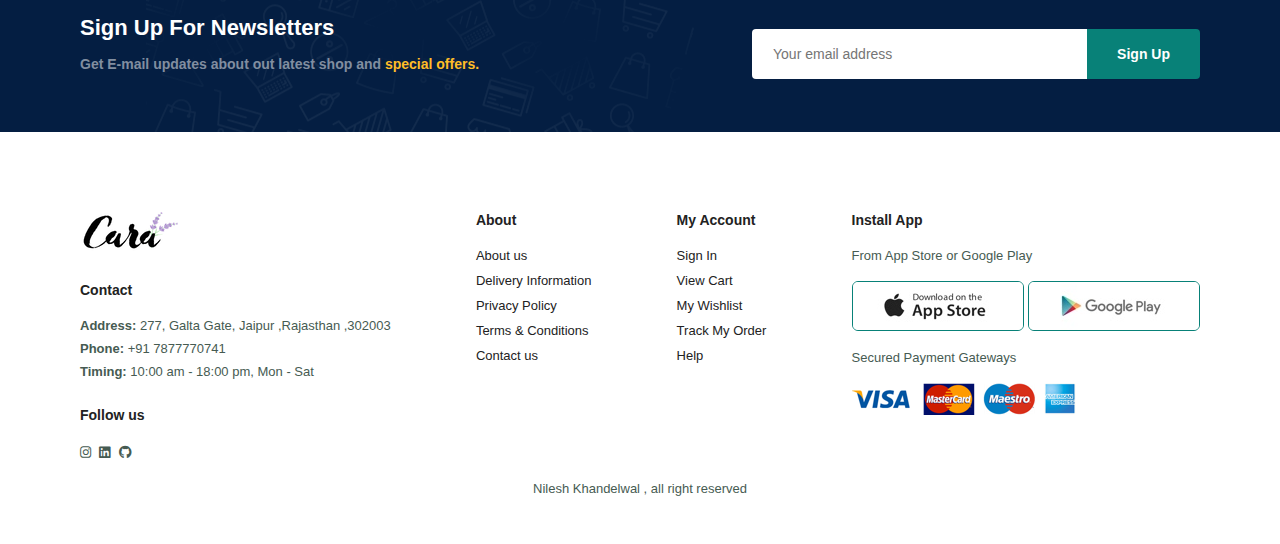
<file: contact.html>
<!DOCTYPE html>
<html lang="en">
<head>
    <meta charset="UTF-8">
    <meta http-equiv="X-UA-Compatible" content="IE=edge">
    <meta name="viewport" content="width=device-width, initial-scale=1.0">
    <title>Cara Clothing Store </title>
    <link rel="stylesheet" href="https://pro.fontawesome.com/releases/v5.10.0/css/all.css" />
    <link rel="stylesheet" href="style.css">
</head>
<body>

    <section id="header">
        <a href="#"><img src="img/logo.png" class="logo" alt=""></a>

        <div>
            <ul id="navbar">
                <li><a href="index.html">Home</a></li>
                <li><a href="shop.html">Shop</a></li>
                <li><a href="blog.html">Blog</a></li>
                <li><a href="about.html">About</a></li>
                <li><a  class="active"  href="contact.html">Contact</a></li>
                <li id="lg-bag"><a href="cart.html"><i class="far fa-shopping-bag"></i></a></li>
                <a href="#" id="close"><i class="far fa-times"></i></a>
            </ul>
        </div>
        <div id="mobile">
            <a href="cart.html"><i class="far fa-shopping-bag"></i></a>
            <i id="bar" class="fas fa-outdent"></i>
            </i>
        </div>
    </section>

    <section id="page-header" class="about-header">
        <h2>#let's_talk</h2>
        <p>LEAVE A MESSAGE, We love to hear from you!</p>
    </section>

    <section id="contact-details" class="section-p1">
        <div class="details">
            <span>GET IN TOUCH</span>
            <h2>Visit one of our agency locations or contact us today</h2>
            <h3>Head Office</h3>
            <div>
                <li>
                    <i class="fal fa-map"></i>
                    <p>277 Galta Gate , Jaipur, Rajasthan, 302003</p>
                </li>
                <li>
                    <i class="fal fa-envelope"></i>
                    <p>khandelwalnilesh@gmail.com</p>
                </li>
                <li>
                    <i class="fal fa-phone-alt"></i>
                    <p>7877770741</p>
                </li>
                <li>
                    <i class="fal fa-clock"></i>
                    <p>Monday to Saturday: 10.00am to 18.00pm</p>
                </li>
            </div>
        </div>
        <div class="map">
            
            <iframe src="https://www.google.com/maps/embed?pb=!1m18!1m12!1m3!1d3557.53908925567!2d75.84880830000003!3d26.918119199999992!2m3!1f0!2f0!3f0!3m2!1i1024!2i768!4f13.1!3m3!1m2!1s0x396db6d6f82bef51%3A0x9fc32e50a9e91272!2sGalta%20Gate!5e0!3m2!1sen!2sin!4v1727213253337!5m2!1sen!2sin" width="600" height="450" style="border:0;" allowfullscreen="" loading="lazy" referrerpolicy="no-referrer-when-downgrade"></iframe>
        </div>
    </section>

    <section id="form-details">
        <form action="">
            <span>LEAVE A MESSAGE</span>
            <h2>We love to hear from you</h2>
            <input type="text" placeholder="Your Name">
            <input type="text" placeholder="Email">
            <input type="text" placeholder="Subject">
            <textarea name="" id="" cols="30" rows="10" placeholder="Your Message"></textarea>
            <button class="normal">Submit</button>
        </form>

        <div class="people">
            <div>
                <img src="img/people/1.png" alt="">
                <p><span>John Deo  </span> Senior Accountant  <br> Phone: + 91 9874XXXXXX <br>Email:john@gmail.com</p>
            </div>
            <div>
                <img src="img/people/2.png" alt="">
                <p><span>Nikush Shah</span> Full Stack Web Develeper <br> Phone:  + 91 8974XXXXXX  <br>Email:nikush@gmail..com</p>
            </div>
            <div>
                <img src="img/people/3.png" alt="">
                <p><span> Kelly Ken</span>  Software Engineer <br> Phone: + 91 9356XXXXXX <br>Email:kelly@gmail.com</p>
            </div>

        </div>
    </section>

    <section id="newsletter" class="section-p1 section-m1">
        <div class="newstext">
            <h4>Sign Up For Newsletters</h4>
            <p>Get E-mail updates about out latest shop and <span>special offers.</span></p>
        </div>
        <div class="form">
            <input type="text" placeholder="Your email address">
            <button class="normal" >Sign Up</button>
        </div>
    </section>

    <footer class="section-p1">
        <div class="col">
            <img class="logo" src="img/logo.png" alt="">
            <h4>Contact</h4>
            <p><strong>Address: </strong> 277, Galta Gate, Jaipur ,Rajasthan ,302003</p>
            <p><strong>Phone: </strong> +91 7877770741 </p>
            <p><strong>Timing: </strong> 10:00 am - 18:00 pm, Mon - Sat</p>
            <div class="follow">
                <h4>Follow us</h4>
                <div class="icon">
                    <a href="https://www.instagram.com/nilesh_khandelwal_2107"> <i class="fab fa-instagram"></i></a>
                    <a href="https://www.linkedin.com/in/nileshkumarkhandelwal"> <i class="fab fa-linkedin "></i></a>
                    <a href="https://github.com/NileshKhandelwal"> <i class="fab fa-github "></i></a>        
                </div>
            </div>
        </div>

        <div class="col">
            <h4>About</h4>
            <a href="#">About us</a>
            <a href="#">Delivery Information</a>
            <a href="#">Privacy Policy</a>
            <a href="#">Terms & Conditions</a>
            <a href="#">Contact us</a>
        </div>
        <div class="col">
            <h4>My Account</h4>
            <a href="#">Sign In</a>
            <a href="#">View Cart</a>
            <a href="#">My Wishlist</a>
            <a href="#">Track My Order</a>
            <a href="#">Help</a>
        </div>

        <div class="col install">
            <h4>Install App</h4>
            <p>From App Store or Google Play</p>
            <div class="row">
                <img src="img/pay/app.jpg" alt="">
                <img src="img/pay/play.jpg" alt="">
            </div>
            <p>Secured Payment Gateways</p>
            <img src="img/pay/pay.png" alt="">
        </div>

        <div class="copyright">
            <p>Nilesh Khandelwal , all right reserved</p>
    </footer>

    <script src="script.js"></script>
</body>
</html>
</file>
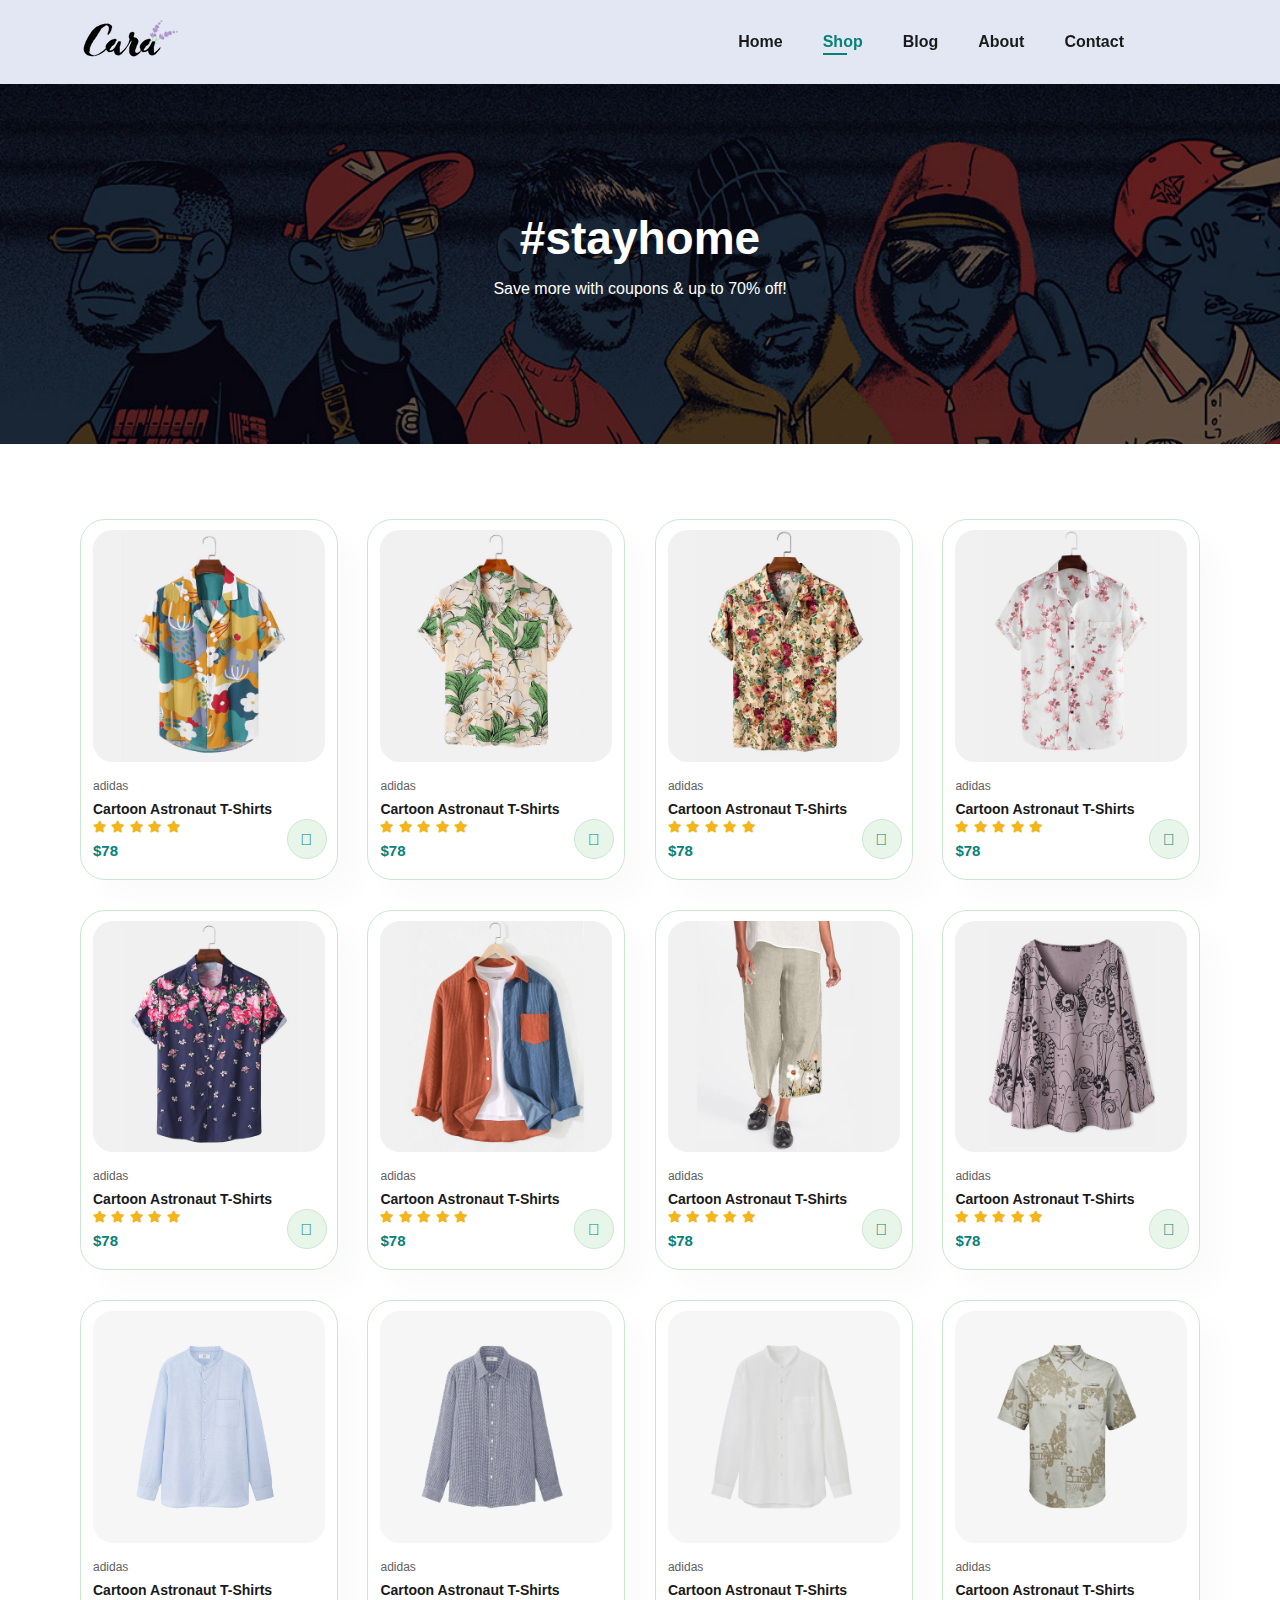
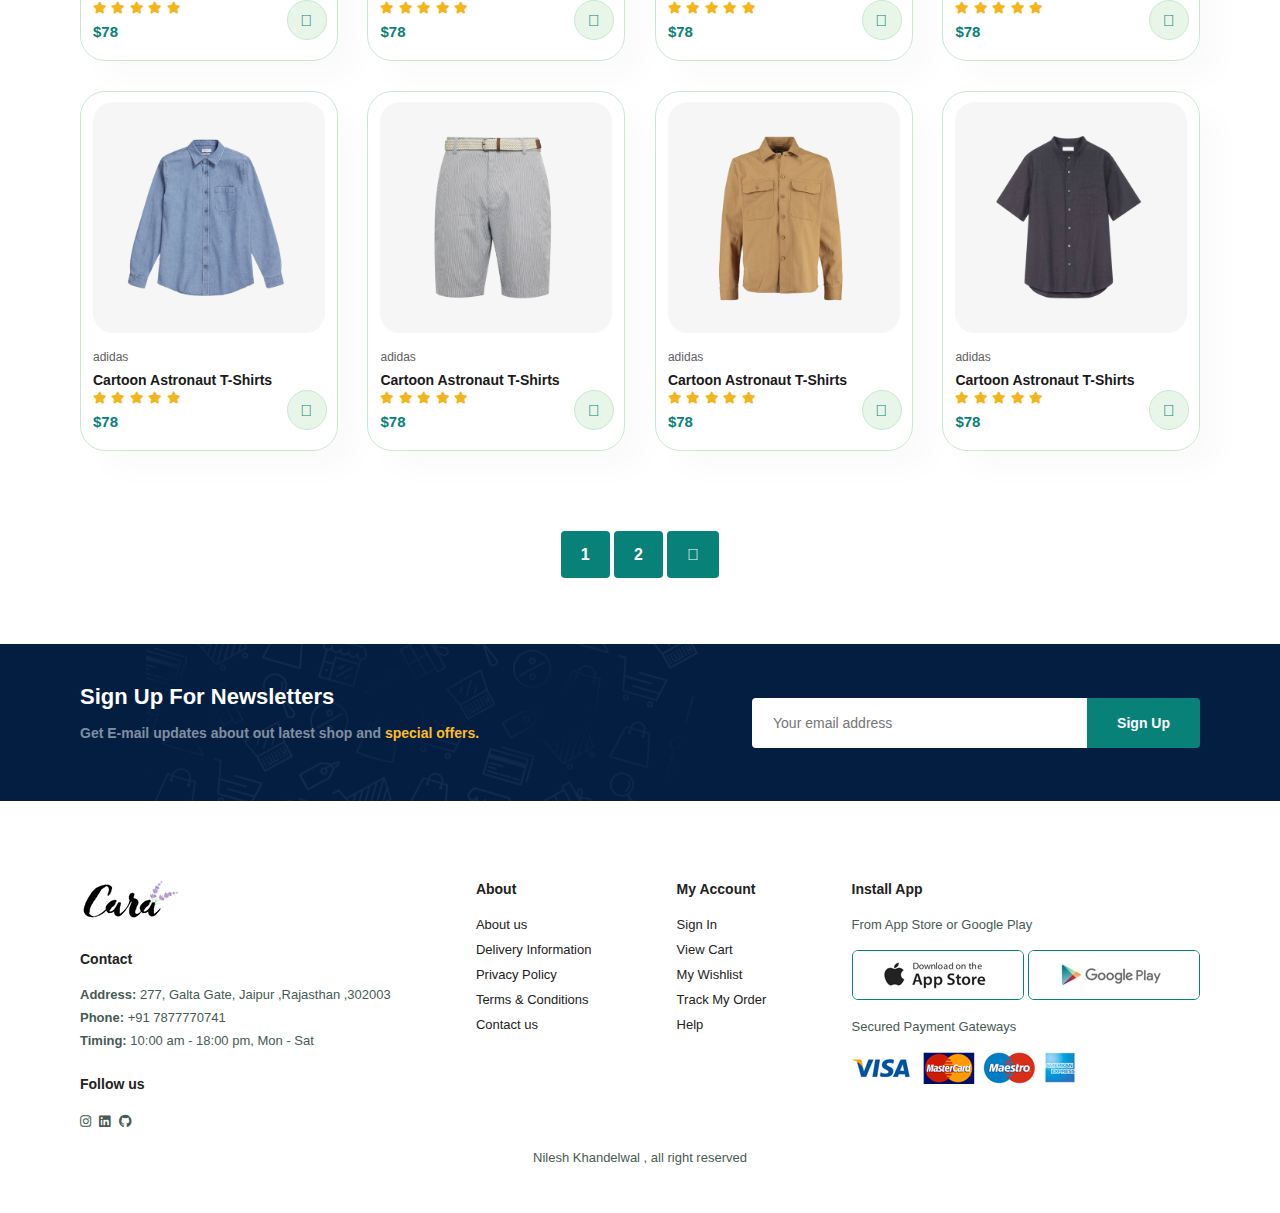
<file: shop.html>
<!DOCTYPE html>
<html lang="en">
<head>
    <meta charset="UTF-8">
    <meta http-equiv="X-UA-Compatible" content="IE=edge">
    <meta name="viewport" content="width=device-width, initial-scale=1.0">
    <title>Cara Clothing Store </title>
    <link rel="stylesheet" href="https://pro.fontawesome.com/releases/v5.10.0/css/all.css" />
    <link rel="stylesheet" href="style.css">
</head>
<body>

    <section id="header">
        <a href="#"><img src="img/logo.png" class="logo" alt=""></a>

        <div>
            <ul id="navbar">
                <li><a href="index.html">Home</a></li>
                <li><a class="active" href="shop.html">Shop</a></li>
                <li><a href="blog.html">Blog</a></li>
                <li><a href="about.html">About</a></li>
                <li><a href="contact.html">Contact</a></li>
                <li id="lg-bag"><a href="cart.html"><i class="far fa-shopping-bag"></i></a></li>
                <a href="#" id="close"><i class="far fa-times"></i></a>
            </ul>
        </div>
        <div id="mobile">
            <a href="cart.html"><i class="far fa-shopping-bag"></i></a>
            <i id="bar" class="fas fa-outdent"></i>
            </i>
        </div>
    </section>

    <section id="page-header">
        <h2>#stayhome</h2>
        <p>Save more with coupons & up to 70% off! </p>
    </section>

    <section id="product1" class="section-p1">
        <div class="pro-container">
            <div class="pro" onclick="window.location.href='sproduct.html';">
                <img src="img/products/f1.jpg" alt="">
                <div class="des">
                    <span>adidas</span>
                    <h5>Cartoon Astronaut T-Shirts</h5>
                    <div class="star">
                        <i class="fas fa-star"></i>
                        <i class="fas fa-star"></i>
                        <i class="fas fa-star"></i>
                        <i class="fas fa-star"></i>
                        <i class="fas fa-star"></i>
                    </div>
                    <h4>$78</h4>
                </div>
                <a href="#"><i class="fal fa-shopping-cart cart"></i></a>
            </div>
            <div class="pro"  onclick="window.location.href='sproduct.html';">
                <img src="img/products/f2.jpg" alt="">
                <div class="des">
                    <span>adidas</span>
                    <h5>Cartoon Astronaut T-Shirts</h5>
                    <div class="star">
                        <i class="fas fa-star"></i>
                        <i class="fas fa-star"></i>
                        <i class="fas fa-star"></i>
                        <i class="fas fa-star"></i>
                        <i class="fas fa-star"></i>
                    </div>
                    <h4>$78</h4>
                </div>
                <a href="#"><i class="fal fa-shopping-cart cart"></i></a>
            </div>
            <div class="pro"  onclick="window.location.href='sproduct.html';">
                <img src="img/products/f3.jpg" alt="">
                <div class="des">
                    <span>adidas</span>
                    <h5>Cartoon Astronaut T-Shirts</h5>
                    <div class="star">
                        <i class="fas fa-star"></i>
                        <i class="fas fa-star"></i>
                        <i class="fas fa-star"></i>
                        <i class="fas fa-star"></i>
                        <i class="fas fa-star"></i>
                    </div>
                    <h4>$78</h4>
                </div>
                <a href="#"><i class="fal fa-shopping-cart cart"></i></a>
            </div>
            <div class="pro"  onclick="window.location.href='sproduct.html';">
                <img src="img/products/f4.jpg" alt="">
                <div class="des">
                    <span>adidas</span>
                    <h5>Cartoon Astronaut T-Shirts</h5>
                    <div class="star">
                        <i class="fas fa-star"></i>
                        <i class="fas fa-star"></i>
                        <i class="fas fa-star"></i>
                        <i class="fas fa-star"></i>
                        <i class="fas fa-star"></i>
                    </div>
                    <h4>$78</h4>
                </div>
                <a href="#"><i class="fal fa-shopping-cart cart"></i></a>
            </div>
            <div class="pro"  onclick="window.location.href='sproduct.html';">
                <img src="img/products/f5.jpg" alt="">
                <div class="des">
                    <span>adidas</span>
                    <h5>Cartoon Astronaut T-Shirts</h5>
                    <div class="star">
                        <i class="fas fa-star"></i>
                        <i class="fas fa-star"></i>
                        <i class="fas fa-star"></i>
                        <i class="fas fa-star"></i>
                        <i class="fas fa-star"></i>
                    </div>
                    <h4>$78</h4>
                </div>
                <a href="#"><i class="fal fa-shopping-cart cart"></i></a>
            </div>
            <div class="pro"  onclick="window.location.href='sproduct.html';">
                <img src="img/products/f6.jpg" alt="">
                <div class="des">
                    <span>adidas</span>
                    <h5>Cartoon Astronaut T-Shirts</h5>
                    <div class="star">
                        <i class="fas fa-star"></i>
                        <i class="fas fa-star"></i>
                        <i class="fas fa-star"></i>
                        <i class="fas fa-star"></i>
                        <i class="fas fa-star"></i>
                    </div>
                    <h4>$78</h4>
                </div>
                <a href="#"><i class="fal fa-shopping-cart cart"></i></a>
            </div>
            <div class="pro"  onclick="window.location.href='sproduct.html';">
                <img src="img/products/f7.jpg" alt="">
                <div class="des">
                    <span>adidas</span>
                    <h5>Cartoon Astronaut T-Shirts</h5>
                    <div class="star">
                        <i class="fas fa-star"></i>
                        <i class="fas fa-star"></i>
                        <i class="fas fa-star"></i>
                        <i class="fas fa-star"></i>
                        <i class="fas fa-star"></i>
                    </div>
                    <h4>$78</h4>
                </div>
                <a href="#"><i class="fal fa-shopping-cart cart"></i></a>
            </div>
            <div class="pro"  onclick="window.location.href='sproduct.html';">
                <img src="img/products/f8.jpg" alt="">
                <div class="des">
                    <span>adidas</span>
                    <h5>Cartoon Astronaut T-Shirts</h5>
                    <div class="star">
                        <i class="fas fa-star"></i>
                        <i class="fas fa-star"></i>
                        <i class="fas fa-star"></i>
                        <i class="fas fa-star"></i>
                        <i class="fas fa-star"></i>
                    </div>
                    <h4>$78</h4>
                </div>
                <a href="#"><i class="fal fa-shopping-cart cart"></i></a>
            </div>
            <div class="pro"  onclick="window.location.href='sproduct.html';">
                <img src="img/products/n1.jpg" alt="">
                <div class="des">
                    <span>adidas</span>
                    <h5>Cartoon Astronaut T-Shirts</h5>
                    <div class="star">
                        <i class="fas fa-star"></i>
                        <i class="fas fa-star"></i>
                        <i class="fas fa-star"></i>
                        <i class="fas fa-star"></i>
                        <i class="fas fa-star"></i>
                    </div>
                    <h4>$78</h4>
                </div>
                <a href="#"><i class="fal fa-shopping-cart cart"></i></a>
            </div>
            <div class="pro"  onclick="window.location.href='sproduct.html';">
                <img src="img/products/n2.jpg" alt="">
                <div class="des">
                    <span>adidas</span>
                    <h5>Cartoon Astronaut T-Shirts</h5>
                    <div class="star">
                        <i class="fas fa-star"></i>
                        <i class="fas fa-star"></i>
                        <i class="fas fa-star"></i>
                        <i class="fas fa-star"></i>
                        <i class="fas fa-star"></i>
                    </div>
                    <h4>$78</h4>
                </div>
                <a href="#"><i class="fal fa-shopping-cart cart"></i></a>
            </div>
            <div class="pro"  onclick="window.location.href='sproduct.html';">
                <img src="img/products/n3.jpg" alt="">
                <div class="des">
                    <span>adidas</span>
                    <h5>Cartoon Astronaut T-Shirts</h5>
                    <div class="star">
                        <i class="fas fa-star"></i>
                        <i class="fas fa-star"></i>
                        <i class="fas fa-star"></i>
                        <i class="fas fa-star"></i>
                        <i class="fas fa-star"></i>
                    </div>
                    <h4>$78</h4>
                </div>
                <a href="#"><i class="fal fa-shopping-cart cart"></i></a>
            </div>
            <div class="pro"  onclick="window.location.href='sproduct.html';">
                <img src="img/products/n4.jpg" alt="">
                <div class="des">
                    <span>adidas</span>
                    <h5>Cartoon Astronaut T-Shirts</h5>
                    <div class="star">
                        <i class="fas fa-star"></i>
                        <i class="fas fa-star"></i>
                        <i class="fas fa-star"></i>
                        <i class="fas fa-star"></i>
                        <i class="fas fa-star"></i>
                    </div>
                    <h4>$78</h4>
                </div>
                <a href="#"><i class="fal fa-shopping-cart cart"></i></a>
            </div>
            <div class="pro"  onclick="window.location.href='sproduct.html';">
                <img src="img/products/n5.jpg" alt="">
                <div class="des">
                    <span>adidas</span>
                    <h5>Cartoon Astronaut T-Shirts</h5>
                    <div class="star">
                        <i class="fas fa-star"></i>
                        <i class="fas fa-star"></i>
                        <i class="fas fa-star"></i>
                        <i class="fas fa-star"></i>
                        <i class="fas fa-star"></i>
                    </div>
                    <h4>$78</h4>
                </div>
                <a href="#"><i class="fal fa-shopping-cart cart"></i></a>
            </div>
            <div class="pro"  onclick="window.location.href='sproduct.html';">
                <img src="img/products/n6.jpg" alt="">
                <div class="des">
                    <span>adidas</span>
                    <h5>Cartoon Astronaut T-Shirts</h5>
                    <div class="star">
                        <i class="fas fa-star"></i>
                        <i class="fas fa-star"></i>
                        <i class="fas fa-star"></i>
                        <i class="fas fa-star"></i>
                        <i class="fas fa-star"></i>
                    </div>
                    <h4>$78</h4>
                </div>
                <a href="#"><i class="fal fa-shopping-cart cart"></i></a>
            </div>
            <div class="pro"  onclick="window.location.href='sproduct.html';">
                <img src="img/products/n7.jpg" alt="">
                <div class="des">
                    <span>adidas</span>
                    <h5>Cartoon Astronaut T-Shirts</h5>
                    <div class="star">
                        <i class="fas fa-star"></i>
                        <i class="fas fa-star"></i>
                        <i class="fas fa-star"></i>
                        <i class="fas fa-star"></i>
                        <i class="fas fa-star"></i>
                    </div>
                    <h4>$78</h4>
                </div>
                <a href="#"><i class="fal fa-shopping-cart cart"></i></a>
            </div>
            <div class="pro"  onclick="window.location.href='sproduct.html';">
                <img src="img/products/n8.jpg" alt="">
                <div class="des">
                    <span>adidas</span>
                    <h5>Cartoon Astronaut T-Shirts</h5>
                    <div class="star">
                        <i class="fas fa-star"></i>
                        <i class="fas fa-star"></i>
                        <i class="fas fa-star"></i>
                        <i class="fas fa-star"></i>
                        <i class="fas fa-star"></i>
                    </div>
                    <h4>$78</h4>
                </div>
                <a href="#"><i class="fal fa-shopping-cart cart"></i></a>
            </div>
        </div>
    </section>

    <section id="pagination" class="section-p1">
        <a href="#">1</a>
        <a href="#">2</a>
        <a href="#"><i class="fal fa-long-arrow-alt-right"></i></a>
    </section>

    <section id="newsletter" class="section-p1 section-m1">
        <div class="newstext">
            <h4>Sign Up For Newsletters</h4>
            <p>Get E-mail updates about out latest shop and <span>special offers.</span></p>
        </div>
        <div class="form">
            <input type="text" placeholder="Your email address">
            <button class="normal" >Sign Up</button>
        </div>
    </section>

    <footer class="section-p1">
        <div class="col">
            <img class="logo" src="img/logo.png" alt="">
            <h4>Contact</h4>
            <p><strong>Address: </strong> 277, Galta Gate, Jaipur ,Rajasthan ,302003</p>
            <p><strong>Phone: </strong> +91 7877770741 </p>
            <p><strong>Timing: </strong> 10:00 am - 18:00 pm, Mon - Sat</p>
            <div class="follow">
                <h4>Follow us</h4>
                <div class="icon">
                    <a href="https://www.instagram.com/nilesh_khandelwal_2107"> <i class="fab fa-instagram"></i></a>
                    <a href="https://www.linkedin.com/in/nileshkumarkhandelwal"> <i class="fab fa-linkedin "></i></a>
                    <a href="https://github.com/NileshKhandelwal"> <i class="fab fa-github "></i></a>        
                </div>
            </div>
        </div>

        <div class="col">
            <h4>About</h4>
            <a href="#">About us</a>
            <a href="#">Delivery Information</a>
            <a href="#">Privacy Policy</a>
            <a href="#">Terms & Conditions</a>
            <a href="#">Contact us</a>
        </div>
        <div class="col">
            <h4>My Account</h4>
            <a href="#">Sign In</a>
            <a href="#">View Cart</a>
            <a href="#">My Wishlist</a>
            <a href="#">Track My Order</a>
            <a href="#">Help</a>
        </div>

        <div class="col install">
            <h4>Install App</h4>
            <p>From App Store or Google Play</p>
            <div class="row">
                <img src="img/pay/app.jpg" alt="">
                <img src="img/pay/play.jpg" alt="">
            </div>
            <p>Secured Payment Gateways</p>
            <img src="img/pay/pay.png" alt="">
        </div>

        <div class="copyright">
            <p>Nilesh Khandelwal , all right reserved</p>
        </div>
    </footer>

    <script src="script.js"></script>
</body>
</html>
</file>
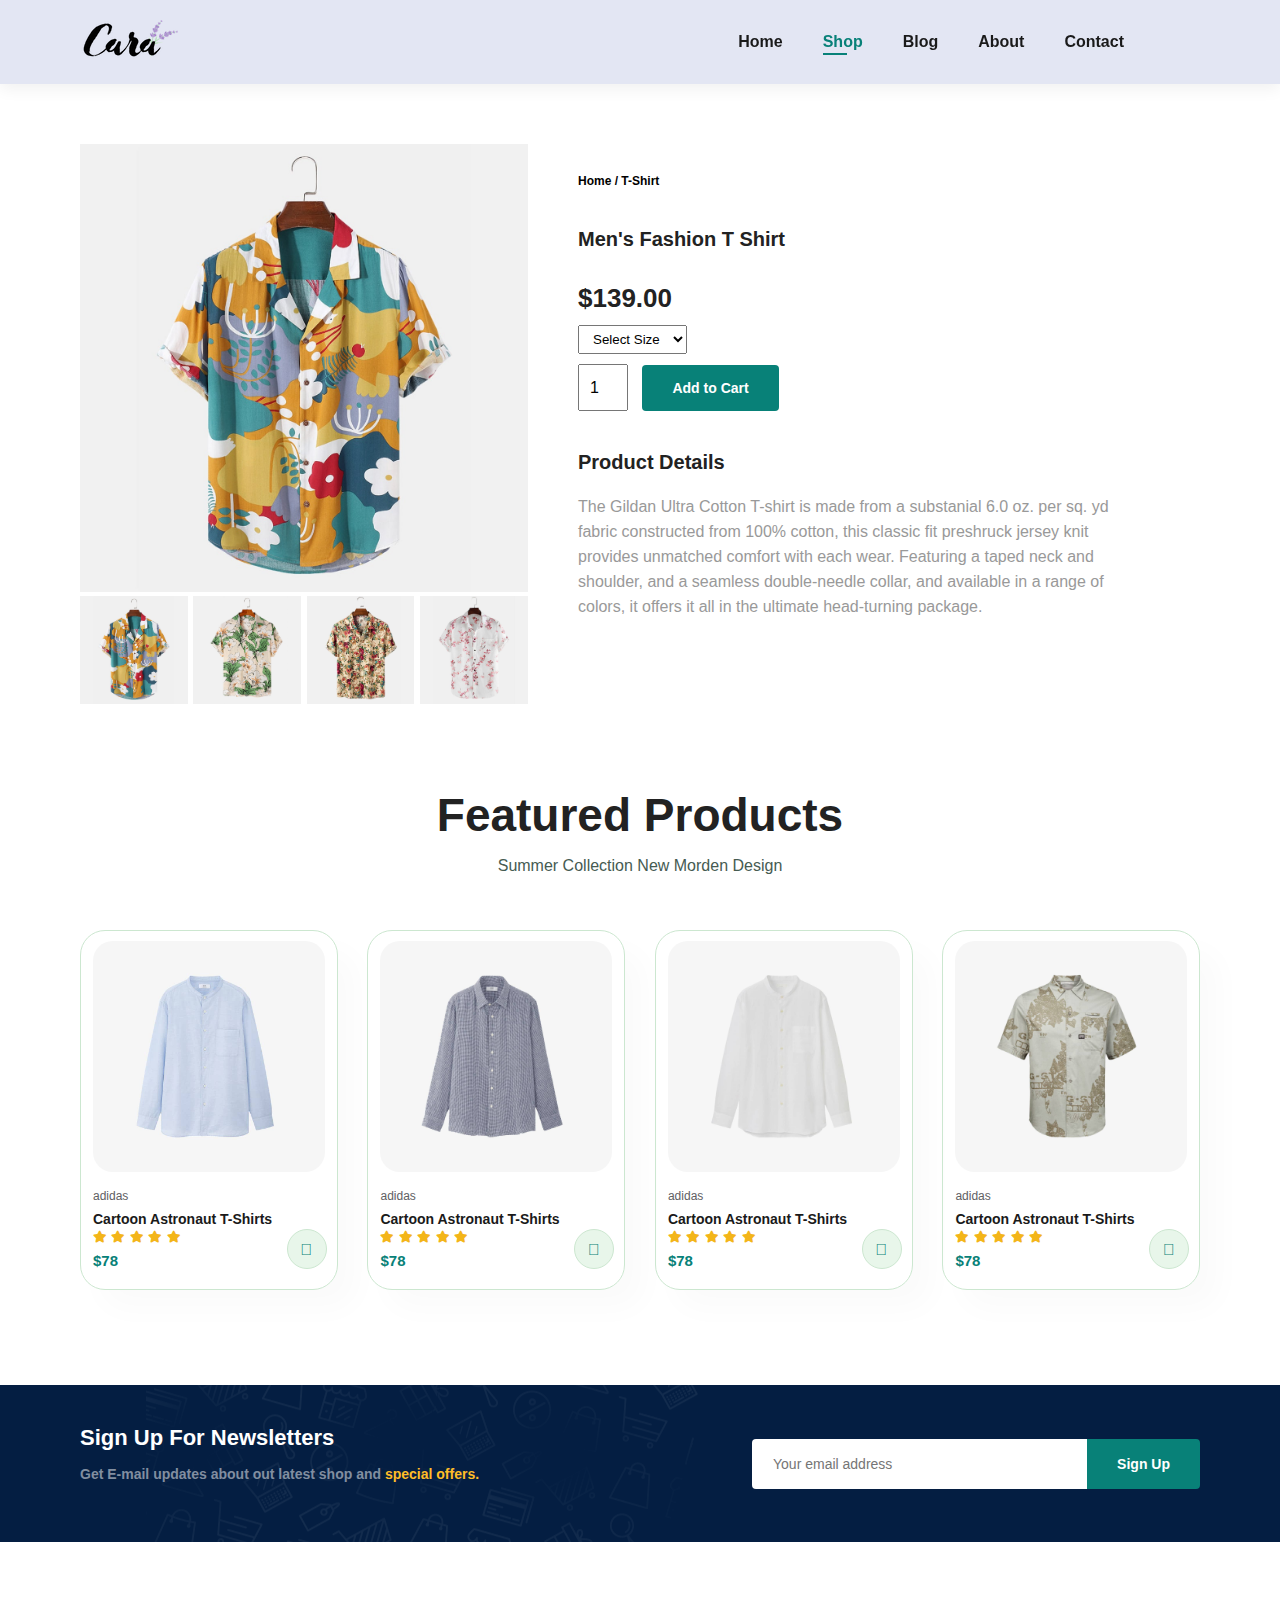
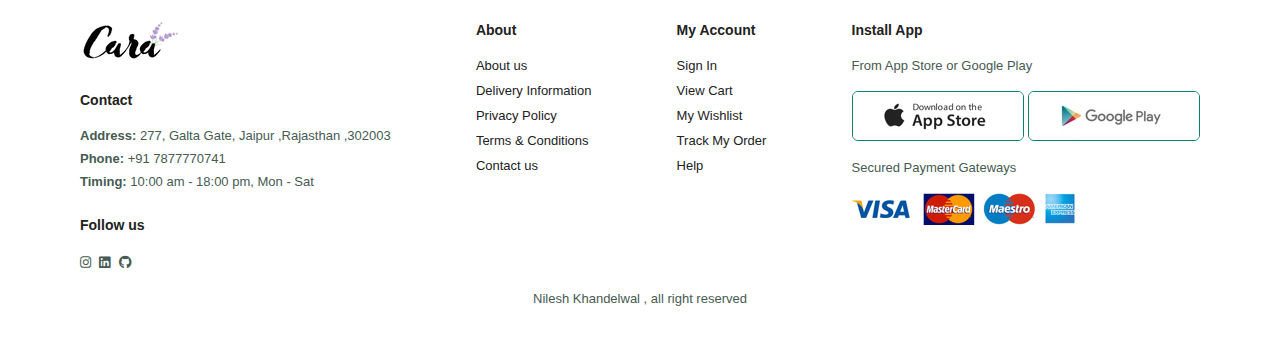
<file: sproduct.html>
<!DOCTYPE html>
<html lang="en">
<head>
    <meta charset="UTF-8">
    <meta http-equiv="X-UA-Compatible" content="IE=edge">
    <meta name="viewport" content="width=device-width, initial-scale=1.0">
    <title>Cara Clothing Store </title> 
      <link rel="stylesheet" href="https://pro.fontawesome.com/releases/v5.10.0/css/all.css" />
    <link rel="stylesheet" href="style.css">
</head>
<body>

    <section id="header">
        <a href="#"><img src="img/logo.png" class="logo" alt=""></a>

        <div>
            <ul id="navbar">
                <li><a href="index.html">Home</a></li>
                <li><a class="active" href="shop.html">Shop</a></li>
                <li><a href="blog.html">Blog</a></li>
                <li><a href="about.html">About</a></li>
                <li><a href="contact.html">Contact</a></li>
                <li id="lg-bag"><a href="cart.html"><i class="far fa-shopping-bag"></i></a></li>
                <a href="#" id="close"><i class="far fa-times"></i></a>
            </ul>
        </div>
        <div id="mobile">
            <a href="cart.html"><i class="far fa-shopping-bag"></i></a>
            <i id="bar" class="fas fa-outdent"></i>
            </i>
        </div>
    </section>

    <section id="prodetails" class="section-p1">
        <div class="single-pro-image">
            <img src="img/products/f1.jpg" width="100%" id="MainImg" alt="">

            <div class="small-img-group">
                <div class="small-img-col">
                    <img src="img/products/f1.jpg" width="100%" class="small-img" alt="">
                </div>
                <div class="small-img-col">
                    <img src="img/products/f2.jpg" width="100%" class="small-img" alt="">
                </div>
                <div class="small-img-col">
                    <img src="img/products/f3.jpg" width="100%" class="small-img" alt="">
                </div>
                <div class="small-img-col">
                    <img src="img/products/f4.jpg" width="100%" class="small-img" alt="">
                </div>
            </div>
        </div>

        <div class="single-pro-details">
            <h6>Home / T-Shirt</h6>
            <h4>Men's Fashion T Shirt</h4>
            <h2>$139.00</h2>
            <select>
                <option>Select Size</option>
                <option>XL</option>
                <option>XXL</option>
                <option>Small</option>
                <option>Large</option>
            </select>

            <input type="number" value="1">
            <button class="normal">Add to Cart</button>
            <h4>Product Details</h4>
            <span>The Gildan Ultra Cotton T-shirt is made from a substanial 6.0 oz. per sq. yd
                fabric constructed from 100% cotton, this classic fit preshruck
                jersey knit provides unmatched comfort with each wear. Featuring a 
                taped neck and shoulder, and a seamless double-needle collar, and available in a range of colors, it
                offers it all in the ultimate head-turning package.
            </span>
        </div>
    </section>

    <section id="product1" class="section-p1">
        <h2>Featured Products</h2>
        <p>Summer Collection New Morden Design</p>
        <div class="pro-container">
            <div class="pro">
                <img src="img/products/n1.jpg" alt="">
                <div class="des">
                    <span>adidas</span>
                    <h5>Cartoon Astronaut T-Shirts</h5>
                    <div class="star">
                        <i class="fas fa-star"></i>
                        <i class="fas fa-star"></i>
                        <i class="fas fa-star"></i>
                        <i class="fas fa-star"></i>
                        <i class="fas fa-star"></i>
                    </div>
                    <h4>$78</h4>
                </div>
                <a href="#"><i class="fal fa-shopping-cart cart"></i></a>
            </div>
            <div class="pro">
                <img src="img/products/n2.jpg" alt="">
                <div class="des">
                    <span>adidas</span>
                    <h5>Cartoon Astronaut T-Shirts</h5>
                    <div class="star">
                        <i class="fas fa-star"></i>
                        <i class="fas fa-star"></i>
                        <i class="fas fa-star"></i>
                        <i class="fas fa-star"></i>
                        <i class="fas fa-star"></i>
                    </div>
                    <h4>$78</h4>
                </div>
                <a href="#"><i class="fal fa-shopping-cart cart"></i></a>
            </div>
            <div class="pro">
                <img src="img/products/n3.jpg" alt="">
                <div class="des">
                    <span>adidas</span>
                    <h5>Cartoon Astronaut T-Shirts</h5>
                    <div class="star">
                        <i class="fas fa-star"></i>
                        <i class="fas fa-star"></i>
                        <i class="fas fa-star"></i>
                        <i class="fas fa-star"></i>
                        <i class="fas fa-star"></i>
                    </div>
                    <h4>$78</h4>
                </div>
                <a href="#"><i class="fal fa-shopping-cart cart"></i></a>
            </div>
            <div class="pro">
                <img src="img/products/n4.jpg" alt="">
                <div class="des">
                    <span>adidas</span>
                    <h5>Cartoon Astronaut T-Shirts</h5>
                    <div class="star">
                        <i class="fas fa-star"></i>
                        <i class="fas fa-star"></i>
                        <i class="fas fa-star"></i>
                        <i class="fas fa-star"></i>
                        <i class="fas fa-star"></i>
                    </div>
                    <h4>$78</h4>
                </div>
                <a href="#"><i class="fal fa-shopping-cart cart"></i></a>
            </div>
        </div>
    </section>

    <section id="newsletter" class="section-p1 section-m1">
        <div class="newstext">
            <h4>Sign Up For Newsletters</h4>
            <p>Get E-mail updates about out latest shop and <span>special offers.</span></p>
        </div>
        <div class="form">
            <input type="text" placeholder="Your email address">
            <button class="normal" >Sign Up</button>
        </div>
    </section>

    <footer class="section-p1">
        <div class="col">
            <img class="logo" src="img/logo.png" alt="">
            <h4>Contact</h4>
            <p><strong>Address: </strong> 277, Galta Gate, Jaipur ,Rajasthan ,302003</p>
            <p><strong>Phone: </strong> +91 7877770741 </p>
            <p><strong>Timing: </strong> 10:00 am - 18:00 pm, Mon - Sat</p>
            <div class="follow">
                <h4>Follow us</h4>
                <div class="icon">
                    <a href="https://www.instagram.com/nilesh_khandelwal_2107"> <i class="fab fa-instagram"></i></a>
                    <a href="https://www.linkedin.com/in/nileshkumarkhandelwal"> <i class="fab fa-linkedin "></i></a>
                    <a href="https://github.com/NileshKhandelwal"> <i class="fab fa-github "></i></a>        
                </div>
            </div>
        </div>

        <div class="col">
            <h4>About</h4>
            <a href="#">About us</a>
            <a href="#">Delivery Information</a>
            <a href="#">Privacy Policy</a>
            <a href="#">Terms & Conditions</a>
            <a href="#">Contact us</a>
        </div>
        <div class="col">
            <h4>My Account</h4>
            <a href="#">Sign In</a>
            <a href="#">View Cart</a>
            <a href="#">My Wishlist</a>
            <a href="#">Track My Order</a>
            <a href="#">Help</a>
        </div>

        <div class="col install">
            <h4>Install App</h4>
            <p>From App Store or Google Play</p>
            <div class="row">
                <img src="img/pay/app.jpg" alt="">
                <img src="img/pay/play.jpg" alt="">
            </div>
            <p>Secured Payment Gateways</p>
            <img src="img/pay/pay.png" alt="">
        </div>

        <div class="copyright">
            <p>Nilesh Khandelwal , all right reserved</p>
        </div>
    </footer>

    <script>
        var MainImg  = document.getElementById("MainImg");
        var smallimg = document.getElementsByClassName("small-img");

        smallimg[0].onclick = function() {
            MainImg.src = smallimg[0].src;
        }
        smallimg[1].onclick = function() {
            MainImg.src = smallimg[1].src;
        }
        smallimg[2].onclick = function() {
            MainImg.src = smallimg[2].src;
        }
        smallimg[3].onclick = function() {
            MainImg.src = smallimg[3].src;
        }
    </script>

    <script src="script.js"></script>
</body>
</html>
</file>
<file: style.css>
@import url('https://fonts.googleapis.com/css2?family=League+Spartan:wght@100;200;300;400;500;600;700;800;900&display=swap');
*{
    margin: 0;
    padding: 0;
    box-sizing: border-box;
    font-family: 'Spartan', sans-serif;
}

h1{
    font-size: 50px;
    line-height: 64px;
    color: #222;
}

h2{
    font-size: 46px;
    line-height: 54px;
    color: #222;
}

h4{
    font-size: 20px;
    color: #222;
}
h6{
    font-weight: 700;
    font-size: 12px;
}

p{
    font-size: 16px;
    color: #465b52;
    margin: 15px 0 20px 0;
}

.section-p1{
    padding: 40px 80px;
}

.section-m1{
    margin: 40px 0;
}
button.normal{
    font-size: 14px;
    font-weight: 600;
    padding: 15px 30px;
    color: #000;
    background-color: #fff;
    border-radius: 4px;
    cursor: pointer;
    border: none;
    outline: none;
    transition: 0.2s;
}

button.white{
    font-size: 13px;
    font-weight: 600;
    padding: 11px 18px;
    color: #fff;
    background-color: transparent;
    cursor: pointer;
    border: 1px solid #fff;
    outline: none;
    transition: 0.2s;
}
body{
    width: 100%;
}

/* Header start */

#header{
    display: flex;
    align-items: center;
    justify-content: space-between;
    padding: 20px 80px;
    background: #E3E6F3;
    box-shadow: 0 5px 15px rgba(0, 0, 0, 0.06);
    z-index: 999;
    position: sticky;
    top: 0;
    left: 0;
}

#navbar{
    display: flex;
    align-items: center;
    justify-content: center;
}

#navbar li {
    list-style: none;
    padding: 0 20px;
    position: relative;
}

#navbar li a{
    text-decoration: none;
    font-size: 16px;
    font-weight: 600;
    color: #1a1a1a;
    transition: 0.3 ease;
}

#navbar li a:hover,
#navbar li a.active{
    color: #088178;
}

#navbar li a.active::after,
#navbar li a:hover::after{
    content: "";
    width: 30%;
    height: 2px;
    background: #088178;
    position: absolute;
    bottom: -4px;
    left: 20px;
}

#mobile{
    display: none;
    align-items: center;
}
#close{display: none;}



/* Home Page */
#hero{
    background-image: url("img/hero4.png");
    width: 100%;
    height: 90vh;
    background-size: cover;
    background-position: top 25% right 0;
    padding: 0 80px;
    display: flex;
    flex-direction: column;
    align-items: flex-start;
    justify-content: center;
}

#hero h4{
    padding-bottom: 15px;
}

#hero h1{
    color: #088178;
}

#hero button{
    background-image: url("img/button.png");
    background-color: transparent;
    color: #088178;
    border: 0;
    padding: 14px 80px 14px 65px;
    background-repeat: no-repeat;
    cursor: pointer;
    font-weight: 700;
    font-size: 15px;
}

#feature{
    display: flex;
    align-items: center;
    justify-content: space-between;
    flex-wrap: wrap;
}

#feature .fe-box{
    width: 180px;
    text-align: center;
    padding: 25px 15px;
    box-shadow: 20px 20px 34px rgba(0, 0, 0, 0.03);
    border: 1px solid #cce7d0;
    border-radius: 4px;
    margin: 15px 0;
}

#feature .fe-box:hover{
    box-shadow: 10px 10px 54px rgba(70, 62, 221, 0.1);
}

#feature .fe-box img{
    width: 100%;
    margin-bottom: 10px;
}

#feature .fe-box h6{
    display: inline-block ;
    padding: 8px 8px 6px 8px;
    line-height: 1;
    justify-content: center;
    align-items: center;
    border-radius: 4px;
    color: #088178;
    background-color: #fddde4;
}

#feature .fe-box:nth-child(2) h6{
    background-color: #cdebbc;
}
#feature .fe-box:nth-child(3) h6{
    background-color: #d1e8f2;
}
#feature .fe-box:nth-child(4) h6{
    background-color: #cdd4f8;
}
#feature .fe-box:nth-child(5) h6{
    background-color: #f6dbf6;
}
#feature .fe-box:nth-child(6) h6{
    background-color: #fff2e5;
}

#product1{
    text-align: center;
}

#product1 .pro-container{
    display: flex;
    justify-content: space-between;
    padding-top: 20px;
    flex-wrap: wrap;
}

#product1 .pro{
    width: 23%;
    min-width: 250px;
    padding: 10px 12px;
    border: 1px solid #cce7d0;
    border-radius: 25px;
    cursor: pointer;
    box-shadow: 20px 20px 30px rgba(0, 0, 0, 0.02);
    margin: 15px 0;
    transition: 0.2s ease;
    position: relative;
}


#product1 .pro:hover{
    box-shadow: 20px 20px 30px rgba(0, 0, 0, 0.06);
}

#product1 .pro img{
    width: 100%;
    border-radius: 20px;
}


#product1 .pro .des{
    text-align: start;
    padding: 10px 0;
}

#product1 .pro .des span{
    color: #606063;
    font-size: 12px;
}
#product1 .pro .des h5{
    padding-top: 7px;
    color: #1a1a1a;
    font-size: 14px;
}

#product1 .pro .des i{
    font-size: 12px;
    color: rgb(243, 181, 25);
}

#product1 .pro .des h4{
    padding-top: 7px;
    font-size: 15px;
    font-weight: 700;
    color: #088178;
}

#product1 .pro .cart{
    width: 40px;
    height: 40px;
    line-height: 40px;
    border-radius: 50px;
    background-color: #e8f6ea;
    font-weight: 500;
    color: #088178;
    border: 1px solid #cce7d0;
    position: absolute;
    bottom: 20px;
    right: 10px;
}

#banner{
    display: flex;
    flex-direction: column;
    justify-content: center;
    align-items: center;
    text-align: center;
    background-image: url("img/banner/b2.jpg");
    width: 100%;
    height: 40vh;
    background-size: cover;
    background-position: center;
}

#banner h4{
    color: #fff;
    font-size: 16px;
}

#banner h2{
    color: #fff;
    font-size: 30px;
    padding: 10px 0;
}

#banner h2 span{
    color: #ef3636;

}

#banner button:hover{
    background: #088178;
    color: #fff;
}

#sm-banner{
    display: flex;
    justify-content: space-between;
    flex-wrap: wrap;
}

#sm-banner .banner-box{
    display: flex;
    flex-direction: column;
    justify-content: center;
    align-items: flex-start;
    background-image: url("img/banner/b17.jpg");
    min-width: 660px;
    height: 45vh;
    background-size: cover;
    background-position: center;
    padding: 30px;
}

#sm-banner .banner-box2{
    background-image: url("img/banner/b10.jpg");
}

#sm-banner h4{
    color: #fff;
    font-size: 20px;
    font-weight: 300;
}

#sm-banner h2{
    color: #fff;
    font-size: 28px;
    font-weight: 800;
}

#sm-banner span{
    color: #fff;
    font-size: 14px;
    font-weight: 500;
    padding-bottom: 15px;
}

#sm-banner .banner-box:hover button{
    background: #088178;
    border: 1px solid #088178;
}

#banner3{
    display: flex;
    justify-content: space-between;
    flex-wrap: wrap;
    padding: 0 80px;
}

#banner3 .banner-box{
    display: flex;
    flex-direction: column;
    justify-content: center;
    align-items: flex-start;
    background-image: url("img/banner/b7.jpg");
    min-width: 30%;
    height: 30vh;
    background-size: cover;
    background-position: center;
    padding: 20px;
    margin-bottom: 20px;
}

#banner3 .banner-box2{
    background-image: url("img/banner/b4.jpg");
}

#banner3 .banner-box3{
    background-image: url("img/banner/b18.jpg");
}

#banner3 h2{
    color: #fff;
    font-weight: 900;
    font-size: 22px;
}

#banner3 h3{
    color: #ec544e;
    font-weight: 800;
    font-size: 15px;
}

#newsletter{
    display: flex;
    justify-content: space-between;
    flex-wrap: wrap;
    align-items: center;
    background-image: url("img/banner/b14.png");
    background-repeat: no-repeat;
    background-position: 20% 30%;
    background-color: #041e42;
}

#newsletter h4{
    font-size: 22px;
    font-weight: 700;
    color: #fff;
}

#newsletter p{
    font-size: 14px;
    font-weight: 600;
    color: #818ea0;
}

#newsletter p span{
    color: #ffbd27;
}

#newsletter .form{
    display: flex;
    width: 40%;
}

#newsletter input{
    height: 3.125rem;
    padding: 0 1.25rem;
    font-size: 14px;
    width: 100%;
    border:  1px solid transparent;
    border-radius: 4px;
    outline: none;
    border-top-right-radius: 0;
    border-bottom-right-radius:0 ;

}

#newsletter button{
    background-color: #088178;
    color: #fff;
    white-space: nowrap;
    border-top-left-radius: 0;
    border-bottom-left-radius:0 ;
}

/*footer*/
footer{
    display: flex;
    flex-wrap: wrap;
    justify-content: space-between;
    
}
footer .col{
    display: flex;
    flex-direction: column;
    align-items: flex-start;
    margin-bottom: 20px;
    padding-right: 50px;
}

footer .logo{
    margin-bottom: 30px;
}

footer h4{
    font-size: 14px;
    padding-bottom: 20px;
}

footer p{
    font-size: 13px;
    margin: 0 0 8px 0;

}
footer a{
    font-size: 13px;
    text-decoration: none;
    color: #222;
    margin-bottom: 10px;
}

footer .follow{
    margin-top: 20px;
}


footer .follow i{
    color: #465b52;
    padding-right: 4px;
    cursor: pointer;
}

footer .install{
    padding: 0;
}

footer .install .row img{
    border: 1px solid #088178;
    border-radius: 6px;
}

footer .install img{
    margin: 10px 0 15px 0;
}
footer .follow i:hover,
footer a:hover{
    color: #088178;
}


footer .copyright{
    width: 100%;
    text-align: center;
}





/* Shop Page */
 #page-header{
    background-image: url("img/banner/b1.jpg");
    width: 100%;
    height: 40vh;
    background-size: cover;
    display: flex;
    justify-content: center;
    text-align: center;
    flex-direction: column;
    padding: 14px;
}

#page-header h2,
#page-header p {
    color: #fff;
}

#pagination{
    text-align: center;
}

#pagination a{
    text-decoration: none;
    background-color: #088178;
    padding: 15px 20px;
    border-radius: 4px;
    font-weight: 600;
    color: #fff;
}

#pagination a i {
    font-weight: 600;
    font-size: 16px;
} 


/* Single Product */

 #prodetails{
    display: flex;
    margin-top: 20px;

}

#prodetails .single-pro-image{
    width: 40%;
    margin-right: 50px;
}

#prodetails .small-img-group{
    display: flex;
    justify-content: space-between;
}

#prodetails .small-img-col{
    flex-basis: 24%;
    cursor: pointer;
}

#prodetails .single-pro-details{
    width: 50%;
    padding-top: 30px;
}

#prodetails .single-pro-details h4{
    padding: 40px 0 20px 0;

}

#prodetails .single-pro-details h2{
    font-size: 26px;
}

#prodetails .single-pro-details select{
    display: block;
    padding: 5px 10px;
    margin-bottom: 10px;
}

#prodetails .single-pro-details input{
    width: 50px;
    height: 47px;
    padding-left: 10px;
    font-size: 16px;
    margin-right: 10px;
}

#prodetails .single-pro-details input:focus{
    outline: none;
}

#prodetails .single-pro-details button{
    background: #088178;
    color: #fff;
}

#prodetails .single-pro-details span{
    line-height: 25px;
    color: #999;
}
 


/* Blog Page */
 #page-header.blog-header{
    background-image: url("img/banner/b19.jpg");
}

#blog{
    padding: 150px 150px 0 150px;
}

#blog .blog-box{
    display: flex;
    align-items: center;
    width: 100%;
    position: relative;
    padding-bottom: 90px;
}
#blog .blog-img{
    width: 50%;
    margin-right: 40px;
}

#blog img {
    width: 100%;
    height: 300px;
    object-fit: cover;
}

#blog .blog-details{
    width: 50%;
}

#blog .blog-details a{
    text-decoration: none;
    font-size: 11px;
    color: #000;
    font-weight: 700;
    position: relative;
    transition: 0.3s;
}

#blog .blog-details a::after{
    content: "";
    width: 50px ;
    height: 1px;
    background-color: #000;
    position: absolute;
    top: 4px;
    right: -60px;
}

#blog .blog-details a:hover{
    color: #088178;
}

#blog .blog-details a:hover::after{
    background-color: #088178;
}

#blog .blog-box h1{
    position: absolute;
    top: -40px;
    left: 0;
    font-size: 70px;
    font-weight: 700;
    color: #c9cbce;
    z-index: -9;
} 



/* About Page  */
 #page-header.about-header{
    background-image: url("img/about/banner.png");
}

#about-head img{
    width: 50%;
    height: auto;
}

#about-head{
    display: flex;
    align-items: center;
}

#about-head div{
    padding-left: 40px;
}

#about-app{
    text-align: center;
}
#about-app .video{
    width: 70%;
    height: 100%;
    margin: 30px auto 0 auto;
}
#about-app .video video{
    width: 100%;
    height: 100%;
    border-radius: 20px;
} 



/* Contact-page */

#contact-details{
    display: flex;
    align-items: center;
    justify-content: space-between;
}

#contact-details .details{
    width: 40%;
}


#contact-details .details span,
#form-details form span{
    font-size: 12px;
}

#contact-details .details h2,
#form-details form h2 {
    font-size: 26px;
    line-height: 35px;
    padding: 20px 0;
}


#contact-details .details h3{
    font-size: 16px;
    padding-bottom: 15px;
}


#contact-details .details li{
    list-style: none;
    display: flex;
    padding: 10px 0;
}


#contact-details .details li  i{
    font-size: 14px ;
    padding-right: 22px;
}


#contact-details .details li p{
    margin: 0;
    font-size: 14px;
}


#contact-details .details .map{
    width: 55%;
    height: 400px;
}


#contact-details .map iframe{
    width: 100%;
    height: 100%;
}
#form-details{
    display: flex;
    justify-content: space-between;
    margin: 30px;
    padding: 80px;
    border: 1px solid #e1e1e1;
}

#form-details form{
    width: 65%;
    display: flex;
    flex-direction: column;
    align-items: flex-start;
}
#form-details form input,
#form-details form textarea{
    width: 100%;
    padding: 12px 15px;
    outline: none;
    margin-bottom: 20px;
    border: 1px solid #e1e1e1;
}

#form-details form button{
    background-color: #088178;
    color: #fff;
}

#form-details .people div{
    padding-bottom: 25px;
    display: flex;
    align-items: flex-start;
}


#form-details .people div img{
    width: 65px;
    height: 65px;
    object-fit: cover;
    margin-right: 15px;
}

#form-details .people div p{
    margin: 0;
    font-size: 13px;
    line-height: 25px;
}

#form-details .people div p span{
    display: block;
    font-size: 16px;
    font-weight: 600;
    color: #000;
}
 


/* Cart Page */
 #cart {
    overflow-x: auto;
}
#cart table{
    width: 100%;
    border-collapse: collapse;
    table-layout: fixed;
    white-space: nowrap;
}

#cart table img{
    width: 70px;
}
#cart table td:nth-child(1){
    width: 100px;
    text-align: center;
}
#cart table td:nth-child(2){
    width: 150px;
    text-align: center;
}
#cart table td:nth-child(3){
    width: 250px;
    text-align: center;
}
#cart table td:nth-child(4),
#cart table td:nth-child(5),
#cart table td:nth-child(6){
    width: 150px;
    text-align: center;
}
#cart table td:nth-child(5) input{
    width: 70px;
    padding: 10px 5px;
}
#cart table thead {
    border: 1px solid #e2e9e1;
    border-left: none;
    border-right: none;
}

#cart table thead td{
    font-weight: 700;
    text-transform: uppercase;
    font-size: 13px;
    padding: 18px 0;
}

#cart table tbody tr td {
    padding-top: 15px;
}
#cart table tbody td{
    font-size: 13px;
}

#cart-add{
    display: flex;
    flex-wrap: wrap;
    justify-content: space-between;
}

#coupon{
    width: 50%;
    margin-bottom: 30px;
}

#coupon h3,
#subtotal h3{
    padding-bottom: 15px;
}

#coupon input{
    padding:10px 20px;
    outline: none;
    width: 60%;
    margin-right: 10px;
    border: 1px solid #e2e9e1;
}

#coupon button,
#subtotal button{
    background-color: #088178;
    color: #fff;
    padding: 12px 20px;

}

#subtotal{
    width: 50%;
    margin-bottom: 30px;
    border: 1px solid #e2e9e1;
    padding: 30px;
}

#subtotal table{
    border-collapse: collapse;
    width: 100%;
    margin-bottom: 20px;
}


#subtotal table td{
    width: 50%;
    border: 1px solid #e2e9e1;
    padding: 10px;
    font-size: 13px;
} 





/* Start Media Query */
@media(max-width:799px){
    .section-p1{
        padding: 40px 40px;
    }
    #navbar{
        display: flex;
        flex-direction: column;
        align-items: flex-start;
        justify-content: flex-start;
        position: fixed;
        top: 0;
        right: -300px;
        height: 100vh;
        width: 300px;
        background-color: #e3e6f3;
        box-shadow: 0 40px 60px rgba(0, 0, 0, 0.1);
        padding: 80px 0 0 10px;
        transition: 0.3s;
    }


    #navbar.active{
        right: 0;
    }

    #navbar li{
        margin-bottom: 25px;
    }

    #mobile{
        display: flex;
        align-items: center;
    }

    #mobile i{
        color: #1a1a1a;
        font-size: 24px;
        padding-left: 20px;
    }
    #close{
        display: initial;
        position: absolute;
        top: 30px;
        left: 30px;
        color: #222;
        font-size: 24px;
    }

    #lg-bag{
        display: none;
    }

    #hero{
        height: 70vh;
        padding: 0 80px;
        background-position: top 30% right 30%;
    }

    #feature{
        justify-content: center;
    }
    #feature .fe-box{
        margin: 15px 15px;
    }

    
    #product1 .pro-container{
    justify-content: center;
    }

    
    #product1 .pro{
    margin: 15px;
    }

    #banner{
        height: 20vh;
    }
    #sm-banner .banner-box{
        min-width: 100%;
        height: 30vh;
    }
    #sm-banner .banner-box2{
        margin-top: 10px;
    }

    #banner3{
        padding: 0 40px;
    }
    #banner3 .banner-box{
        width: 28%;
    }
    #newsletter .form{
        width: 70%;
    }
    /* Contact page  */
    #form-details{
        padding: 40px;
    }
    #form-details form {
        width: 50%;
    }
}

@media (max-width: 477px){
    .section-p1{
        padding: 20px;
    }
    #header{
        padding: 10px 30px;
    }
    #hero{
        padding: 0 20px;
        background-position: 55%;
    }
    h1{
        font-size: 38px;
    }
    h2{
        font-size: 32px;
    }
    #feature .fe-box{
        margin: 0 0 15px 0;
        width: 155px;
    }

    #feature{
        justify-content: space-between;
    }

    #product1 .pro{
       width: 100%;
    }

    #banner{
        height: 40vh;
    }

    #sm-banner .banner-box{
        height: 40vh;
    }
    #sm-banner .banner-box2{
        margin-top: 20px;
    }

    #banner3{
        padding: 0 20px;
    }
    #banner3 .banner-box{
        width: 100%;
    }
    #newsletter {
        padding: 40px 20px;
    }
    #newsletter .form{
        width: 100%;
    }
    footer .copyright{
        text-align: start;
    }


    /* Single product */
     #prodetails{
        display: flex;
        flex-direction: column;
    }
    #prodetails .single-pro-image{
        width: 100%;
        margin-right: 0px;
    }
    #prodetails .single-pro-details{
        width: 100%;
    } 


    /* Blog page */
     #blog{
        padding: 100px 20px 0 20px;
    }
    #blog .blog-box{
        display: flex;
        flex-direction: column ;
        align-items: flex-start;
    }
    #blog .blog-img{
        width: 100%;
        margin-right: 0px;
        margin-bottom: 30px;
    }

    #blog .blog-details{
        width: 100%;
    } 



    /* About Page  */
     #about-head{
        flex-direction: column;
    }

    #about-head img{
        width: 100%;
        margin-bottom: 20px;
    }
    #about-head div{
        padding-left: 0px;
    }
    #about-app .video{
        width: 100%;
    } 


    /* Contact Page  */
     #contact-details{
        flex-direction: column;
    }

    #contact-details .details{
        width: 100%;
        margin-bottom: 30px;
    }
    
    #contact-details .map{
        width: 100%;
    }
    #form-details{
        margin: 10px;
        padding: 30px 10px;
        flex-wrap: wrap;
    }

    #form-details form{
        width: 100%;
        margin-bottom: 30px;
    } 


    /* Cart Page  */

     #cart-add{
        flex-direction: column;
    }

    #coupon{
        width: 100%;
    }
    #subtotal{
        width: 100%;
        padding: 20px;
    }
 }
</file>
